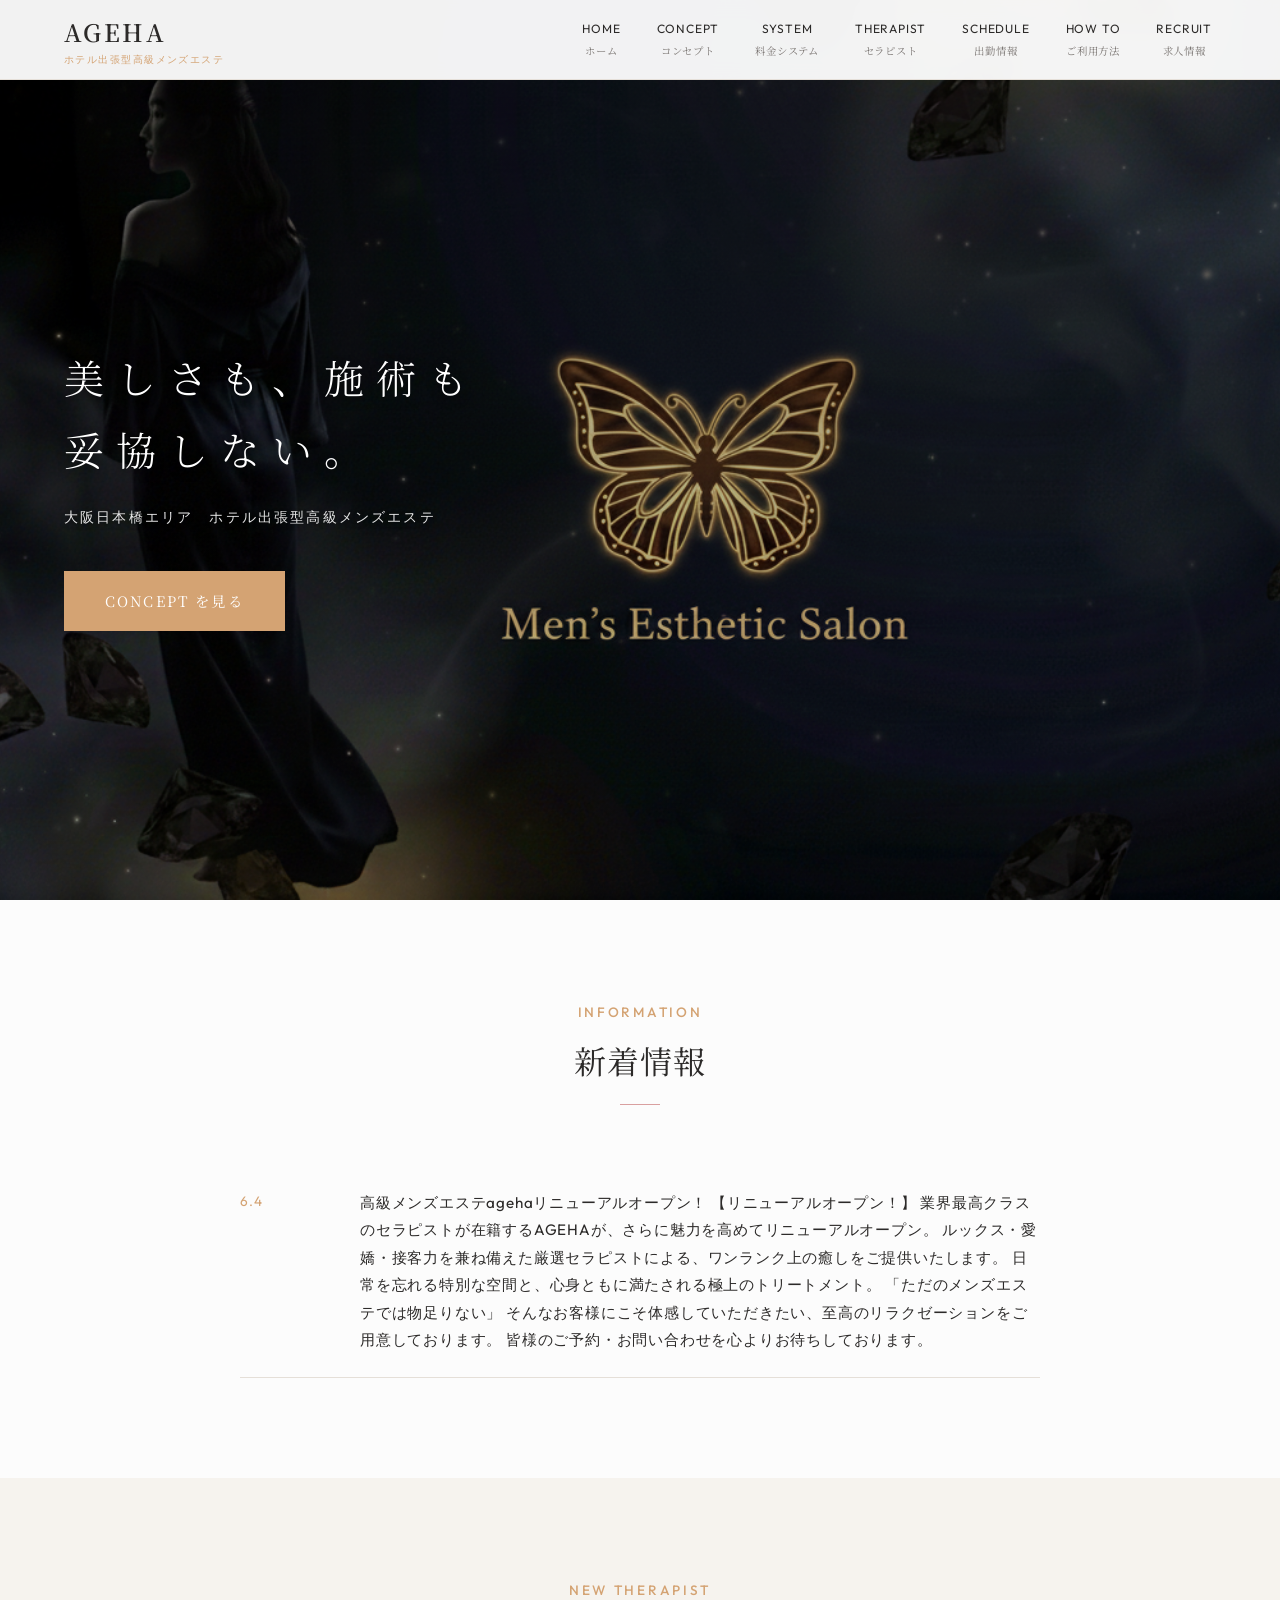
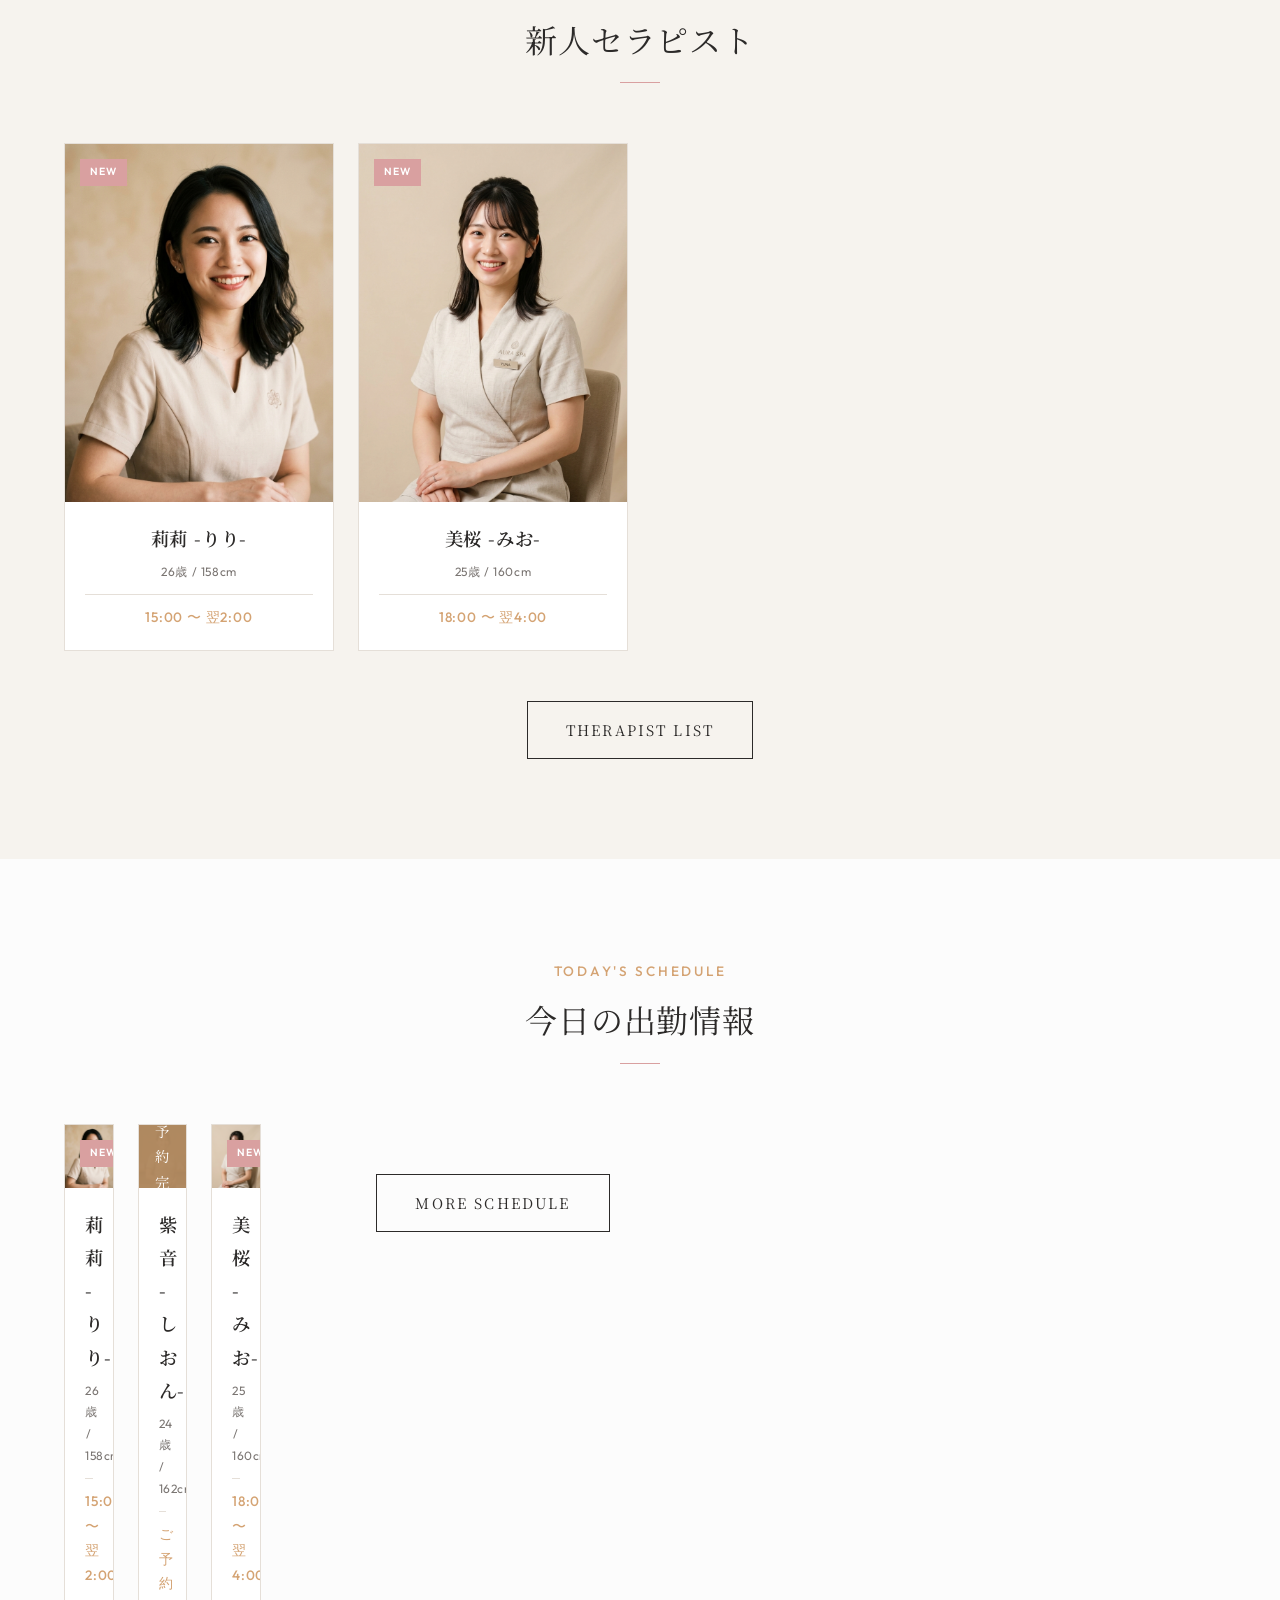
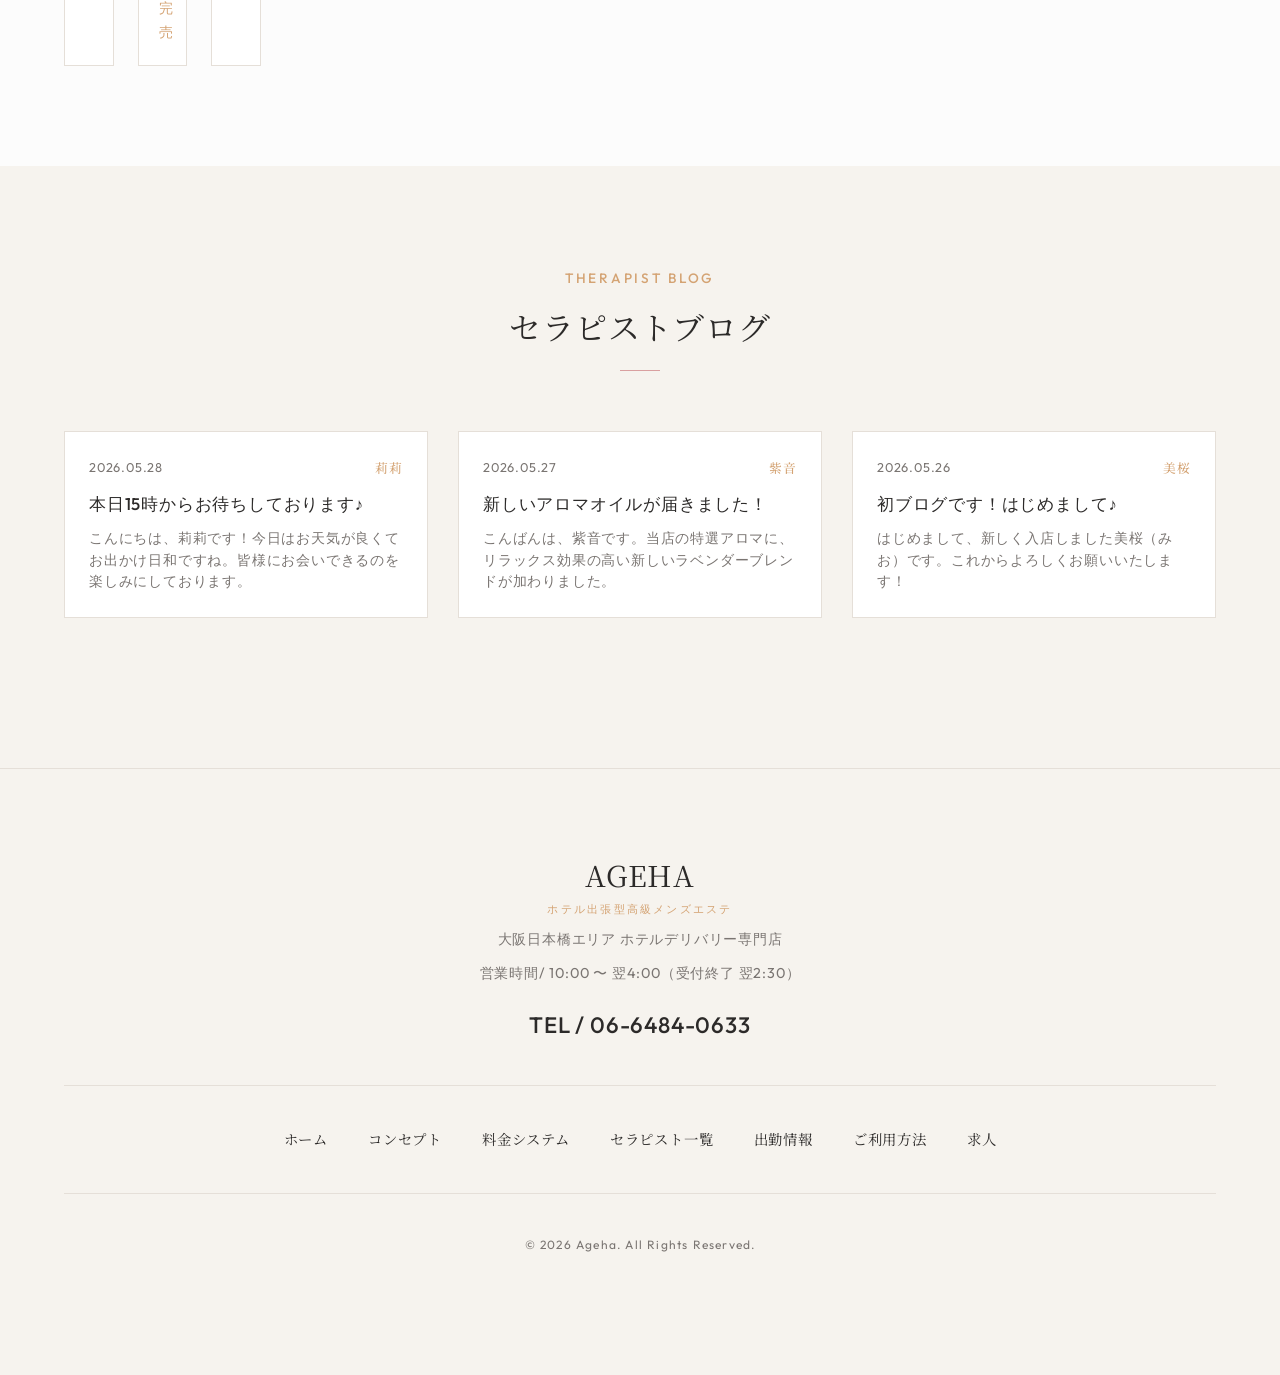
<file: index.html>
<!DOCTYPE html>
<html lang="ja">
<head>
    <meta charset="UTF-8">
    <meta name="viewport" content="width=device-width, initial-scale=1.0">
    <title>Ageha（アゲハ） | 大阪日本橋のホテル出張型高級メンズエステ</title>
    <meta name="description" content="大阪日本橋エリアに派遣可能な高級出張型メンズエステAgeha（アゲハ）。厳選されたセラピストが最上級のプライベート空間で極上のアロマオイルトリートメントを提供いたします。">
    
    <!-- スタイルシートの読み込み -->
    <link rel="stylesheet" href="css/common.css">
    <link rel="stylesheet" href="css/pages.css">
</head>
<body>

    <!-- ヘッダー -->
    <header class="header" id="header">
        <div class="container header-container">
            <div class="logo">
                <a href="index.html">
                    AGEHA
                    <span>ホテル出張型高級メンズエステ</span>
                </a>
            </div>
            
            <nav class="nav-menu" id="nav-menu">
                <div class="nav-item">
                    <a href="index.html" class="nav-link">
                        Home
                        <span class="ja">ホーム</span>
                    </a>
                </div>
                <div class="nav-item">
                    <a href="concept.html" class="nav-link">
                        Concept
                        <span class="ja">コンセプト</span>
                    </a>
                </div>
                <div class="nav-item">
                    <a href="system.html" class="nav-link">
                        System
                        <span class="ja">料金システム</span>
                    </a>
                </div>
                <div class="nav-item">
                    <a href="therapist.html" class="nav-link">
                        Therapist
                        <span class="ja">セラピスト</span>
                    </a>
                </div>
                <div class="nav-item">
                    <a href="schedule.html" class="nav-link">
                        Schedule
                        <span class="ja">出勤情報</span>
                    </a>
                </div>
                <div class="nav-item">
                    <a href="howto.html" class="nav-link">
                        How to
                        <span class="ja">ご利用方法</span>
                    </a>
                </div>
                <div class="nav-item">
                    <a href="recruit.html" class="nav-link">
                        Recruit
                        <span class="ja">求人情報</span>
                    </a>
                </div>
            </nav>

            <button class="hamburger" id="hamburger" aria-label="メニューを開く">
                <span></span>
                <span></span>
                <span></span>
            </button>
        </div>
    </header>

    <!-- ヒーローセクション -->
    <section class="hero">
        <div class="container hero-content">
            <div class="hero-title-container">
                <h2 class="hero-catch">
                    <span>美しさも、施術も</span>
                    <span>妥協しない。</span>
                </h2>
                <p class="hero-sub">大阪日本橋エリア　ホテル出張型高級メンズエステ</p>
                <div>
                    <a href="concept.html" class="btn-gold">CONCEPT を見る</a>
                </div>
            </div>
        </div>
    </section>

    <!-- ニュースセクション -->
    <section class="section news">
        <div class="container">
            <div class="section-title">
                <span class="en">Information</span>
                <h2 class="ja">新着情報</h2>
            </div>
            
            <div class="news-list" id="news-list">
                <!-- JSで動的に追加されます -->
            </div>
        </div>
    </section>

    <!-- 新人セラピストセクション -->
    <section class="section new-therapists" style="background-color: var(--bg-secondary);">
        <div class="container">
            <div class="section-title">
                <span class="en">New Therapist</span>
                <h2 class="ja">新人セラピスト</h2>
            </div>
            
            <div class="new-therapist-grid" id="new-therapist-list">
                <!-- JSで動的に追加されます -->
            </div>
            
            <div style="text-align: center;">
                <a href="therapist.html" class="btn-outline">THERAPIST LIST</a>
            </div>
        </div>
    </section>

    <!-- 本日の出勤スケジュール -->
    <section class="section today-schedule">
        <div class="container">
            <div class="section-title">
                <span class="en">Today's Schedule</span>
                <h2 class="ja">今日の出勤情報</h2>
            </div>
            
            <div class="schedule-grid">
            <div class="schedule-grid" id="today-schedule-list">
                <!-- JSで動的に追加されます -->
            </div>
            
            <div style="text-align: center; margin-top: 50px;">
                <a href="schedule.html" class="btn-outline">MORE SCHEDULE</a>
            </div>
        </div>
    </section>

    <!-- ブログセクション -->
    <section class="section therapist-blog" style="background-color: var(--bg-secondary);">
        <div class="container">
            <div class="section-title">
                <span class="en">Therapist Blog</span>
                <h2 class="ja">セラピストブログ</h2>
            </div>
            
            <div class="blog-grid" id="blog-list">
                <!-- JSで動的に追加されます -->
            </div>
        </div>
    </section>

    <!-- フッター -->
    <footer class="footer">
        <div class="container">
            <div class="footer-logo">
                AGEHA
                <span>ホテル出張型高級メンズエステ</span>
            </div>
            <div class="footer-info">
                <p>大阪日本橋エリア ホテルデリバリー専門店</p>
                <p>営業時間/ 10:00 〜 翌4:00（受付終了 翌2:30）</p>
                <a href="tel:0664840633" class="footer-tel">TEL / 06-6484-0633</a>
            </div>
            
            <div class="footer-links">
                <div class="footer-link-item"><a href="index.html">ホーム</a></div>
                <div class="footer-link-item"><a href="concept.html">コンセプト</a></div>
                <div class="footer-link-item"><a href="system.html">料金システム</a></div>
                <div class="footer-link-item"><a href="therapist.html">セラピスト一覧</a></div>
                <div class="footer-link-item"><a href="schedule.html">出勤情報</a></div>
                <div class="footer-link-item"><a href="howto.html">ご利用方法</a></div>
                <div class="footer-link-item"><a href="recruit.html">求人</a></div>
            </div>
            
            <div class="footer-copyright">
                &copy; 2026 Ageha. All Rights Reserved.
            </div>
        </div>
    </footer>

    <!-- ページトップ戻るボタン -->
    <div class="page-top" id="page-top">
        <svg viewBox="0 0 24 24"><path d="M7.41 15.41L12 10.83l4.59 4.58L18 14l-6-6-6 6z"/></svg>
    </div>

    <!-- スマホ用コンバージョン固定バー -->
    <div class="conversion-bar">
        <a href="tel:0664840633" class="conversion-btn tel">
            <svg viewBox="0 0 24 24"><path d="M20.01 15.38c-1.23 0-2.42-.2-3.53-.56-.35-.12-.74-.03-1.01.24l-2.23 2.23c-2.82-1.44-5.17-3.79-6.61-6.62l2.24-2.23c.27-.27.35-.66.24-1.01-.36-1.11-.56-2.3-.56-3.53 0-.55-.45-1-1-1H4.03c-.55 0-1 .45-1 1C3.03 14.59 13.41 24.97 22.01 24.97c.55 0 1-.45 1-1v-7.59c0-.55-.45-1-1-1z"/></svg>
            電話予約
        </a>
        <a href="#" class="conversion-btn line">
            <!-- LINE アイコン風の簡易 SVG -->
            <svg viewBox="0 0 24 24"><path d="M12 2C6.48 2 2 5.58 2 10c0 2.9 1.88 5.47 4.78 6.78-.17.58-.63 2.1-.72 2.4-.1.35.04.35.3.2.22-.13 3.52-2.38 4.93-3.34h.71c5.52 0 10-3.58 10-8s-4.48-8-10-8z"/></svg>
            LINE予約
        </a>
        <a href="mailto:info@ageha-nihonbashi.com" class="conversion-btn email">
            <svg viewBox="0 0 24 24"><path d="M20 4H4c-1.1 0-1.99.9-1.99 2L2 18c0 1.1.9 2 2 2h16c1.1 0 2-.9 2-2V6c0-1.1-.9-2-2-2zm0 4l-8 5-8-5V6l8 5 8-5v2z"/></svg>
            メール予約
        </a>
    </div>

    <!-- JavaScript の読み込み -->
    <script src="js/data-loader.js"></script>
    <script src="js/main.js"></script>
    
    <!-- Netlify Identity (ログイン完了後の自動リダイレクト制御) -->
    <script src="https://identity.netlify.com/v1/netlify-identity-widget.js"></script>
    <script>
      if (window.netlifyIdentity) {
        window.netlifyIdentity.on("init", user => {
          if (!user) {
            window.netlifyIdentity.on("login", () => {
              document.location.href = "/admin/";
            });
          }
        });
      }
    </script>
</body>
</html>
</file>
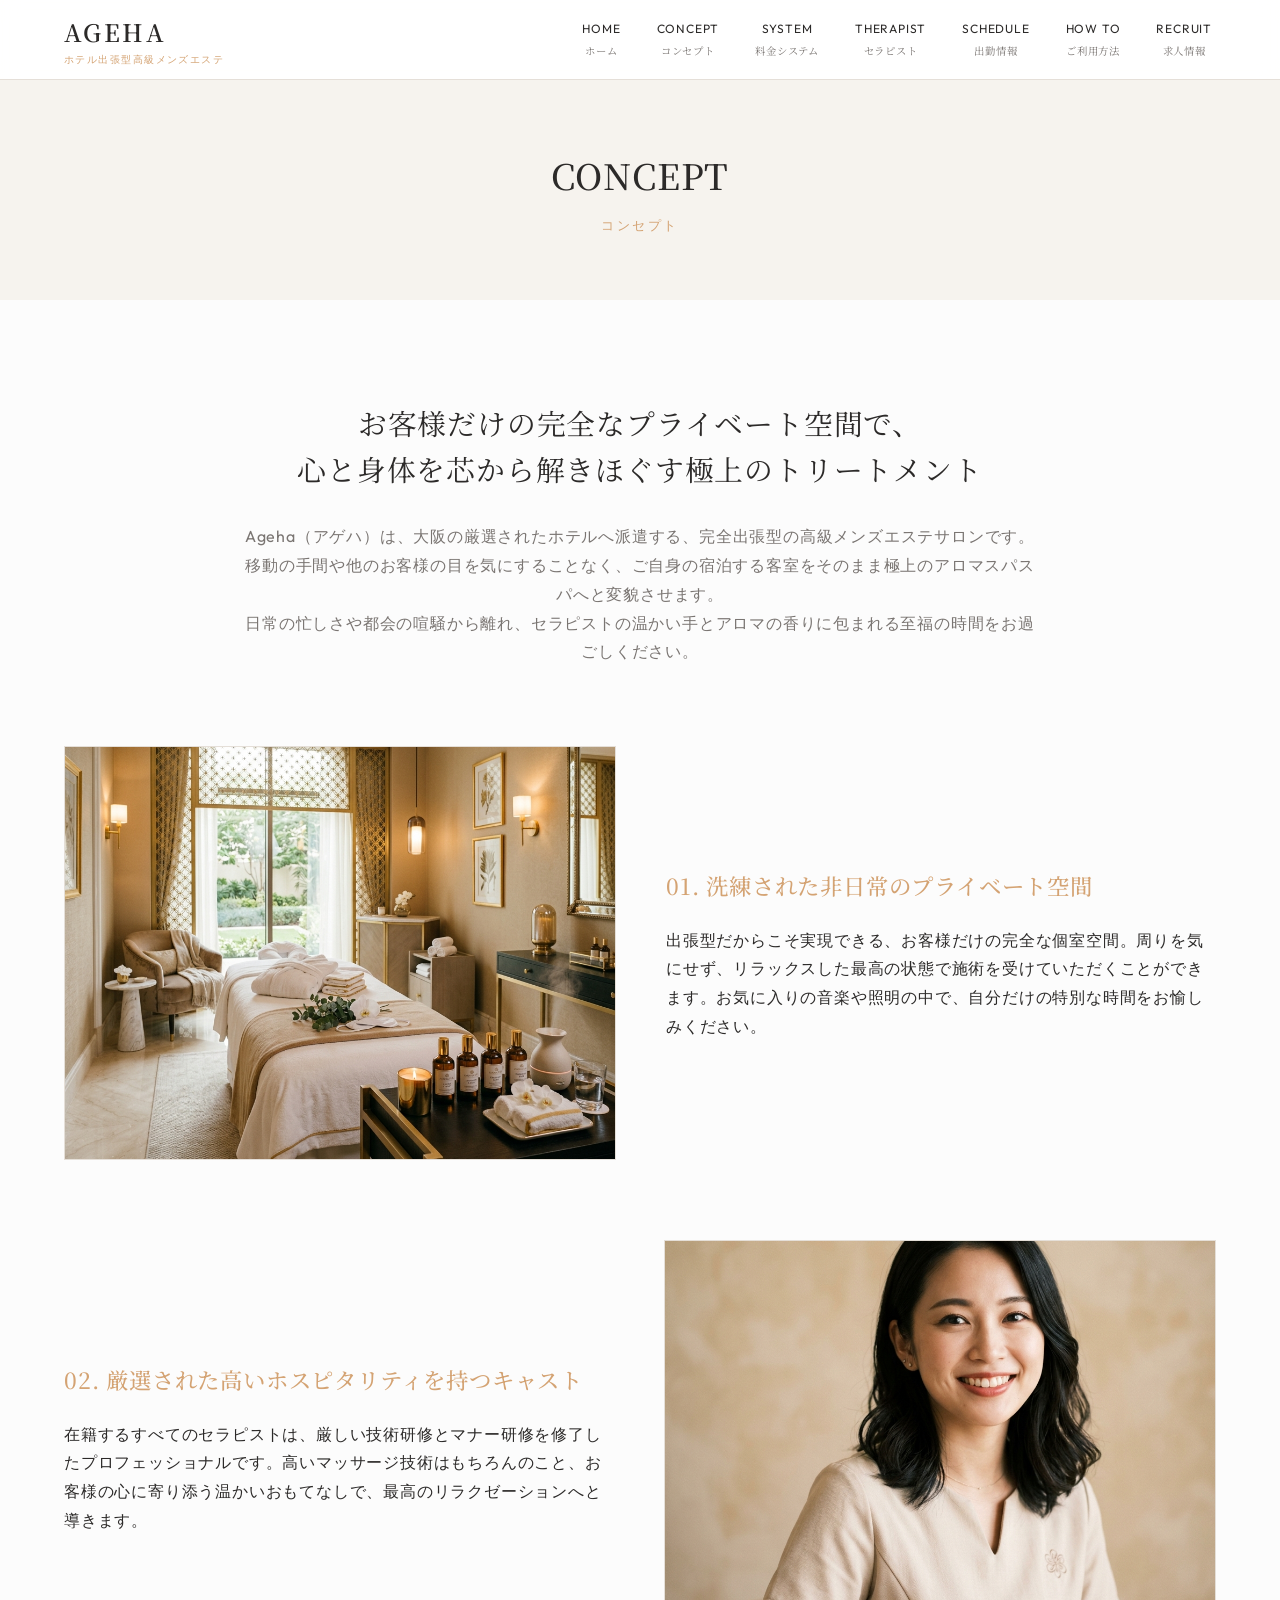
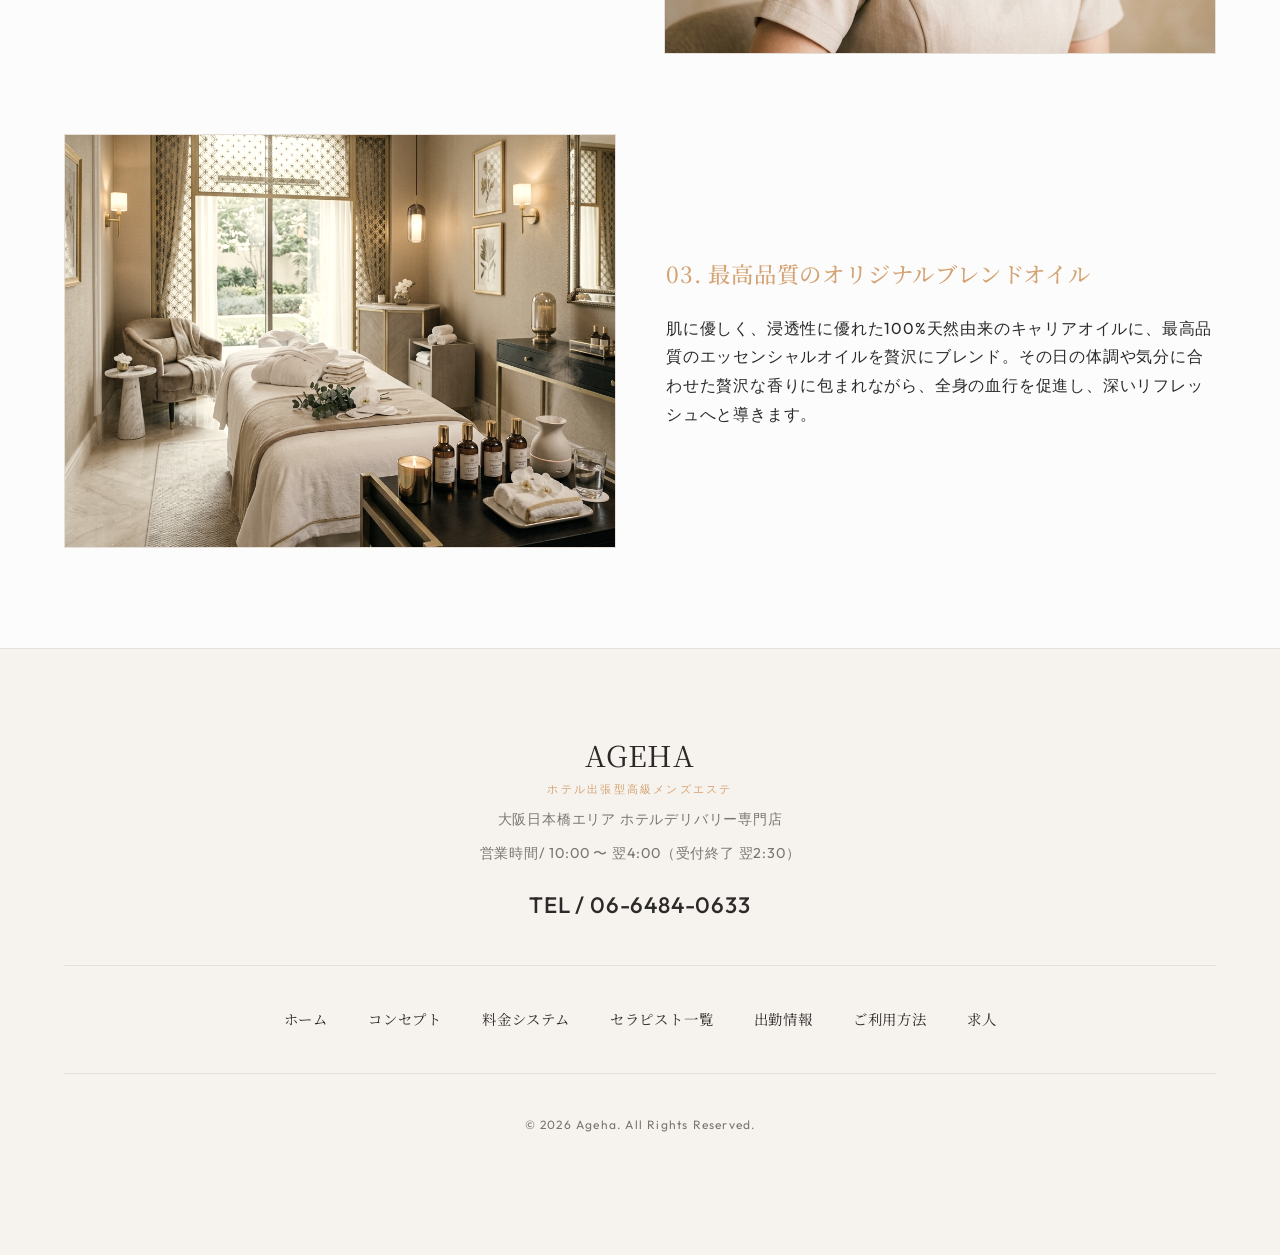
<file: concept.html>
<!DOCTYPE html>
<html lang="ja">
<head>
    <meta charset="UTF-8">
    <meta name="viewport" content="width=device-width, initial-scale=1.0">
    <title>CONCEPT（コンセプト） | Ageha（アゲハ）</title>
    <meta name="description" content="Ageha（アゲハ）のコンセプトページ。私たちは最高品質のトリートメントと心温まるおもてなしで、お客様だけの極上のリラクゼーションをお約束します。">
    
    <!-- スタイルシートの読み込み -->
    <link rel="stylesheet" href="css/common.css">
    <link rel="stylesheet" href="css/pages.css">
</head>
<body>

    <!-- ヘッダー -->
    <header class="header" id="header">
        <div class="container header-container">
            <div class="logo">
                <a href="index.html">
                    AGEHA
                    <span>ホテル出張型高級メンズエステ</span>
                </a>
            </div>
            
            <nav class="nav-menu" id="nav-menu">
                <div class="nav-item"><a href="index.html" class="nav-link">Home<span class="ja">ホーム</span></a></div>
                <div class="nav-item"><a href="concept.html" class="nav-link">Concept<span class="ja">コンセプト</span></a></div>
                <div class="nav-item"><a href="system.html" class="nav-link">System<span class="ja">料金システム</span></a></div>
                <div class="nav-item"><a href="therapist.html" class="nav-link">Therapist<span class="ja">セラピスト</span></a></div>
                <div class="nav-item"><a href="schedule.html" class="nav-link">Schedule<span class="ja">出勤情報</span></a></div>
                <div class="nav-item"><a href="howto.html" class="nav-link">How to<span class="ja">ご利用方法</span></a></div>
                <div class="nav-item"><a href="recruit.html" class="nav-link">Recruit<span class="ja">求人情報</span></a></div>
            </nav>

            <button class="hamburger" id="hamburger" aria-label="メニューを開く">
                <span></span>
                <span></span>
                <span></span>
            </button>
        </div>
    </header>

    <!-- サブページヒーロー -->
    <section class="subpage-hero">
        <div>
            <h1>CONCEPT</h1>
            <p>コンセプト</p>
        </div>
    </section>

    <!-- メインコンテンツ -->
    <section class="section concept-content">
        <div class="container">
            <div class="concept-intro">
                <h2>お客様だけの完全なプライベート空間で、<br>心と身体を芯から解きほぐす極上のトリートメント</h2>
                <p>
                    Ageha（アゲハ）は、大阪の厳選されたホテルへ派遣する、完全出張型の高級メンズエステサロンです。<br>
                    移動の手間や他のお客様の目を気にすることなく、ご自身の宿泊する客室をそのまま極上のアロマスパスパへと変貌させます。<br>
                    日常の忙しさや都会の喧騒から離れ、セラピストの温かい手とアロマの香りに包まれる至福の時間をお過ごしください。
                </p>
            </div>

            <div class="concept-blocks">
                <!-- ブロック1 -->
                <div class="concept-block">
                    <div class="concept-block-img">
                        <img src="assets/hero_bg.png" alt="完全個室空間">
                    </div>
                    <div class="concept-block-text">
                        <h3>01. 洗練された非日常のプライベート空間</h3>
                        <p>
                            出張型だからこそ実現できる、お客様だけの完全な個室空間。周りを気にせず、リラックスした最高の状態で施術を受けていただくことができます。お気に入りの音楽や照明の中で、自分だけの特別な時間をお愉しみください。
                        </p>
                    </div>
                </div>

                <!-- ブロック2 -->
                <div class="concept-block">
                    <div class="concept-block-img">
                        <img src="assets/therapist_riri.png" alt="厳選されたセラピスト">
                    </div>
                    <div class="concept-block-text">
                        <h3>02. 厳選された高いホスピタリティを持つキャスト</h3>
                        <p>
                            在籍するすべてのセラピストは、厳しい技術研修とマナー研修を修了したプロフェッショナルです。高いマッサージ技術はもちろんのこと、お客様の心に寄り添う温かいおもてなしで、最高のリラクゼーションへと導きます。
                        </p>
                    </div>
                </div>

                <!-- ブロック3 -->
                <div class="concept-block">
                    <div class="concept-block-img">
                        <img src="assets/hero_bg.png" alt="特製アロマオイル" style="filter: saturate(0.7) sepia(0.2);">
                    </div>
                    <div class="concept-block-text">
                        <h3>03. 最高品質のオリジナルブレンドオイル</h3>
                        <p>
                            肌に優しく、浸透性に優れた100%天然由来のキャリアオイルに、最高品質のエッセンシャルオイルを贅沢にブレンド。その日の体調や気分に合わせた贅沢な香りに包まれながら、全身の血行を促進し、深いリフレッシュへと導きます。
                        </p>
                    </div>
                </div>
            </div>
        </div>
    </section>

    <!-- フッター -->
    <footer class="footer">
        <div class="container">
            <div class="footer-logo">
                AGEHA
                <span>ホテル出張型高級メンズエステ</span>
            </div>
            <div class="footer-info">
                <p>大阪日本橋エリア ホテルデリバリー専門店</p>
                <p>営業時間/ 10:00 〜 翌4:00（受付終了 翌2:30）</p>
                <a href="tel:0664840633" class="footer-tel">TEL / 06-6484-0633</a>
            </div>
            
            <div class="footer-links">
                <div class="footer-link-item"><a href="index.html">ホーム</a></div>
                <div class="footer-link-item"><a href="concept.html">コンセプト</a></div>
                <div class="footer-link-item"><a href="system.html">料金システム</a></div>
                <div class="footer-link-item"><a href="therapist.html">セラピスト一覧</a></div>
                <div class="footer-link-item"><a href="schedule.html">出勤情報</a></div>
                <div class="footer-link-item"><a href="howto.html">ご利用方法</a></div>
                <div class="footer-link-item"><a href="recruit.html">求人</a></div>
            </div>
            
            <div class="footer-copyright">
                &copy; 2026 Ageha. All Rights Reserved.
            </div>
        </div>
    </footer>

    <!-- ページトップ戻るボタン -->
    <div class="page-top" id="page-top">
        <svg viewBox="0 0 24 24"><path d="M7.41 15.41L12 10.83l4.59 4.58L18 14l-6-6-6 6z"/></svg>
    </div>

    <!-- スマホ用コンバージョン固定バー -->
    <div class="conversion-bar">
        <a href="tel:0664840633" class="conversion-btn tel">
            <svg viewBox="0 0 24 24"><path d="M20.01 15.38c-1.23 0-2.42-.2-3.53-.56-.35-.12-.74-.03-1.01.24l-2.23 2.23c-2.82-1.44-5.17-3.79-6.61-6.62l2.24-2.23c.27-.27.35-.66.24-1.01-.36-1.11-.56-2.3-.56-3.53 0-.55-.45-1-1-1H4.03c-.55 0-1 .45-1 1C3.03 14.59 13.41 24.97 22.01 24.97c.55 0 1-.45 1-1v-7.59c0-.55-.45-1-1-1z"/></svg>
            電話予約
        </a>
        <a href="#" class="conversion-btn line">
            <svg viewBox="0 0 24 24"><path d="M12 2C6.48 2 2 5.58 2 10c0 2.9 1.88 5.47 4.78 6.78-.17.58-.63 2.1-.72 2.4-.1.35.04.35.3.2.22-.13 3.52-2.38 4.93-3.34h.71c5.52 0 10-3.58 10-8s-4.48-8-10-8z"/></svg>
            LINE予約
        </a>
        <a href="mailto:info@ageha-nihonbashi.com" class="conversion-btn email">
            <svg viewBox="0 0 24 24"><path d="M20 4H4c-1.1 0-1.99.9-1.99 2L2 18c0 1.1.9 2 2 2h16c1.1 0 2-.9 2-2V6c0-1.1-.9-2-2-2zm0 4l-8 5-8-5V6l8 5 8-5v2z"/></svg>
            メール予約
        </a>
    </div>

    <!-- JavaScript の読み込み -->
    <script src="js/main.js"></script>
</body>
</html>
</file>
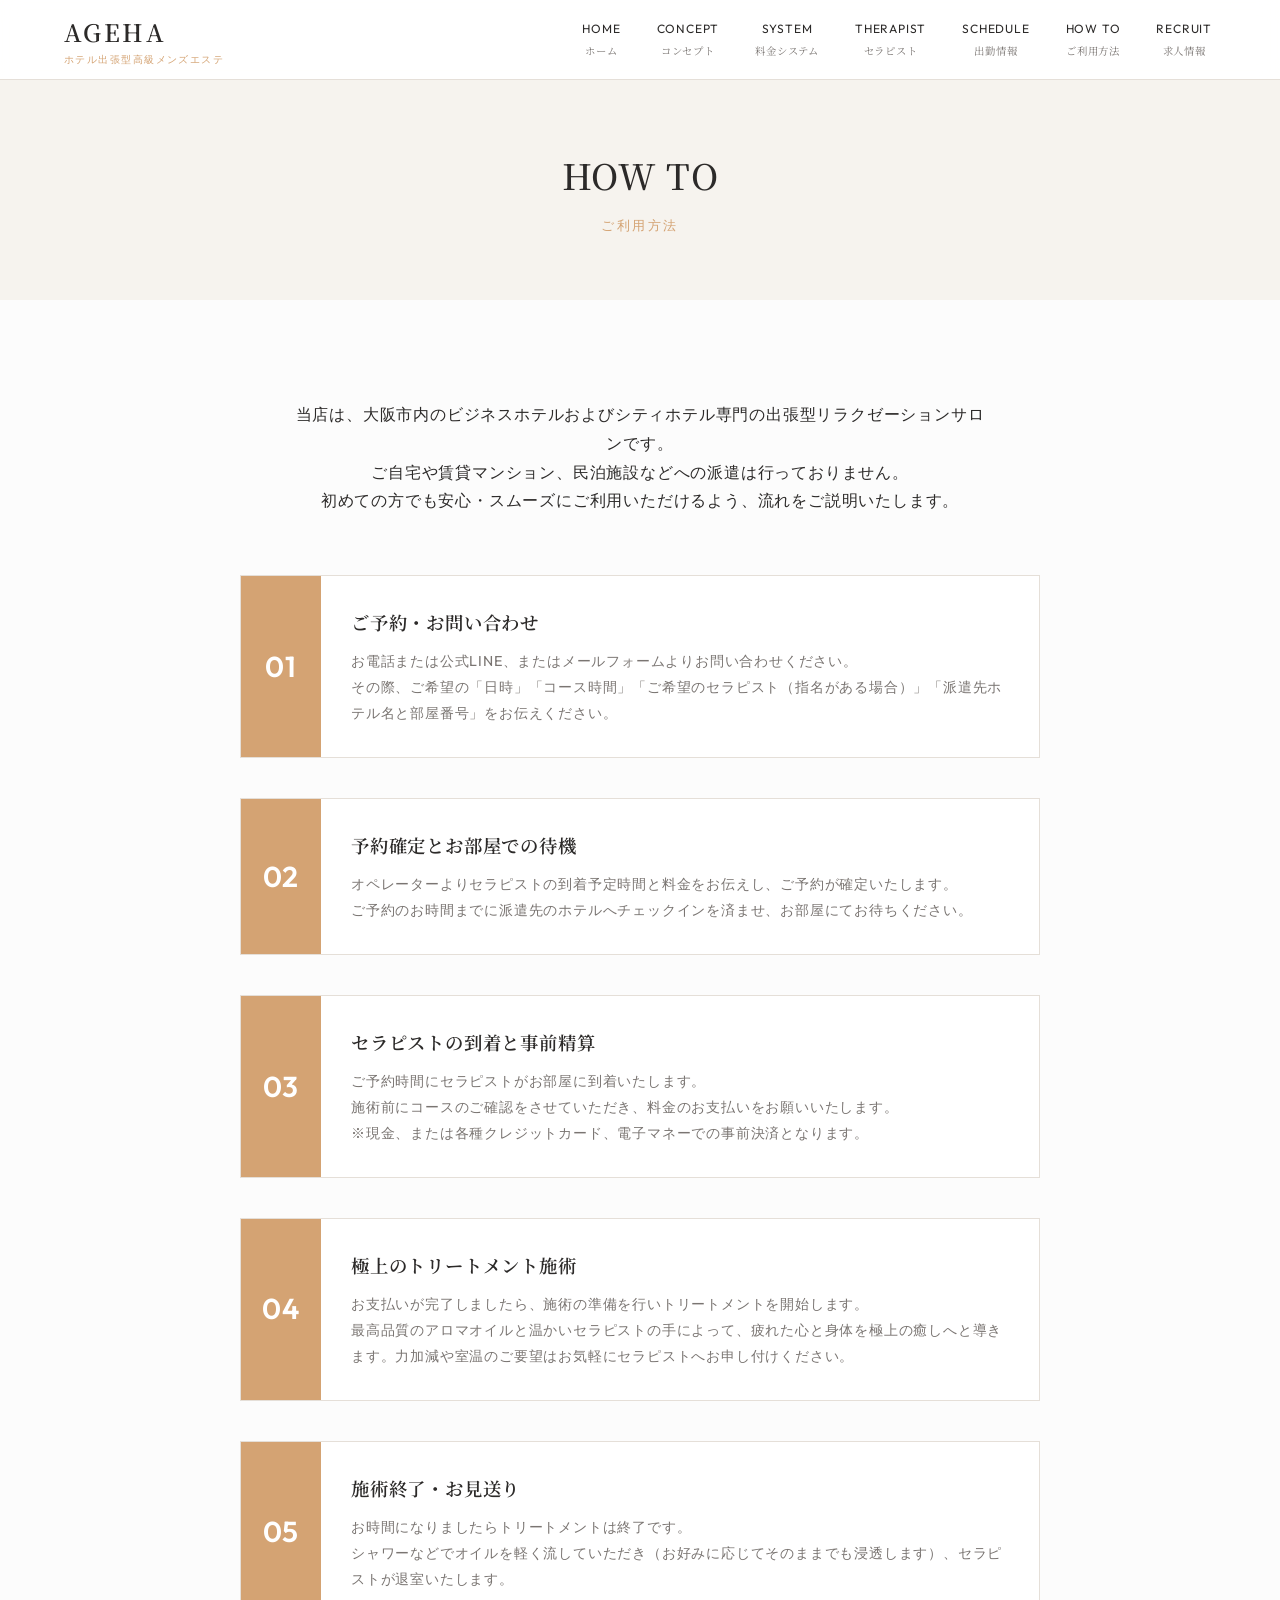
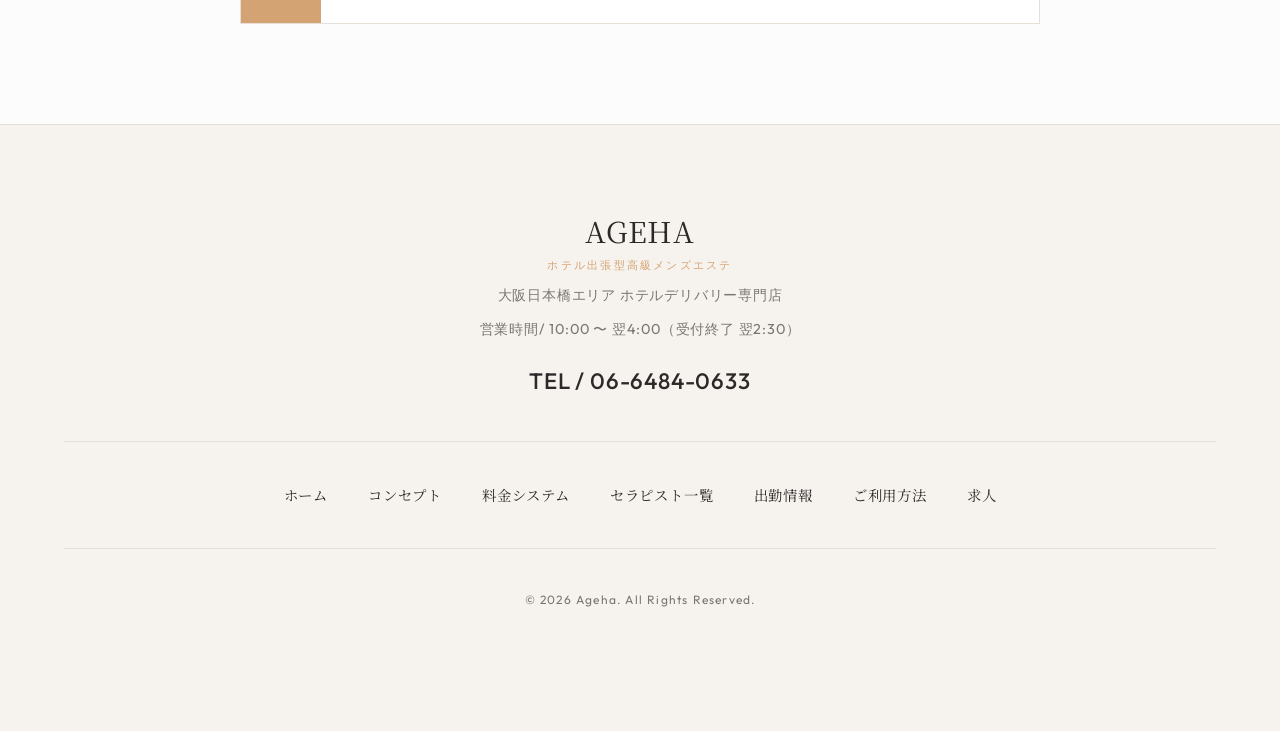
<file: howto.html>
<!DOCTYPE html>
<html lang="ja">
<head>
    <meta charset="UTF-8">
    <meta name="viewport" content="width=device-width, initial-scale=1.0">
    <title>HOW TO（ご利用案内） | Ageha（アゲハ）</title>
    <meta name="description" content="Ageha（アゲハ）のご利用方法。初めてのお客様でも分かりやすいよう、ご予約からセラピストの派遣、施術完了までの流れを丁寧にご説明いたします。">
    
    <!-- スタイルシートの読み込み -->
    <link rel="stylesheet" href="css/common.css">
    <link rel="stylesheet" href="css/pages.css">
</head>
<body>

    <!-- ヘッダー -->
    <header class="header" id="header">
        <div class="container header-container">
            <div class="logo">
                <a href="index.html">
                    AGEHA
                    <span>ホテル出張型高級メンズエステ</span>
                </a>
            </div>
            
            <nav class="nav-menu" id="nav-menu">
                <div class="nav-item"><a href="index.html" class="nav-link">Home<span class="ja">ホーム</span></a></div>
                <div class="nav-item"><a href="concept.html" class="nav-link">Concept<span class="ja">コンセプト</span></a></div>
                <div class="nav-item"><a href="system.html" class="nav-link">System<span class="ja">料金システム</span></a></div>
                <div class="nav-item"><a href="therapist.html" class="nav-link">Therapist<span class="ja">セラピスト</span></a></div>
                <div class="nav-item"><a href="schedule.html" class="nav-link">Schedule<span class="ja">出勤情報</span></a></div>
                <div class="nav-item"><a href="howto.html" class="nav-link">How to<span class="ja">ご利用方法</span></a></div>
                <div class="nav-item"><a href="recruit.html" class="nav-link">Recruit<span class="ja">求人情報</span></a></div>
            </nav>

            <button class="hamburger" id="hamburger" aria-label="メニューを開く">
                <span></span>
                <span></span>
                <span></span>
            </button>
        </div>
    </header>

    <!-- サブページヒーロー -->
    <section class="subpage-hero">
        <div>
            <h1>HOW TO</h1>
            <p>ご利用方法</p>
        </div>
    </section>

    <!-- メインコンテンツ -->
    <section class="section howto-content">
        <div class="container">
            <div class="system-intro">
                <p>
                    当店は、大阪市内のビジネスホテルおよびシティホテル専門の出張型リラクゼーションサロンです。<br>
                    ご自宅や賃貸マンション、民泊施設などへの派遣は行っておりません。<br>
                    初めての方でも安心・スムーズにご利用いただけるよう、流れをご説明いたします。
                </p>
            </div>

            <!-- ステップリスト -->
            <div class="step-list">
                <!-- ステップ1 -->
                <div class="step-card">
                    <div class="step-num">01</div>
                    <div class="step-body">
                        <h3 class="step-title">ご予約・お問い合わせ</h3>
                        <p class="step-text">
                            お電話または公式LINE、またはメールフォームよりお問い合わせください。<br>
                            その際、ご希望の「日時」「コース時間」「ご希望のセラピスト（指名がある場合）」「派遣先ホテル名と部屋番号」をお伝えください。
                        </p>
                    </div>
                </div>

                <!-- ステップ2 -->
                <div class="step-card">
                    <div class="step-num">02</div>
                    <div class="step-body">
                        <h3 class="step-title">予約確定とお部屋での待機</h3>
                        <p class="step-text">
                            オペレーターよりセラピストの到着予定時間と料金をお伝えし、ご予約が確定いたします。<br>
                            ご予約のお時間までに派遣先のホテルへチェックインを済ませ、お部屋にてお待ちください。
                        </p>
                    </div>
                </div>

                <!-- ステップ3 -->
                <div class="step-card">
                    <div class="step-num">03</div>
                    <div class="step-body">
                        <h3 class="step-title">セラピストの到着と事前精算</h3>
                        <p class="step-text">
                            ご予約時間にセラピストがお部屋に到着いたします。<br>
                            施術前にコースのご確認をさせていただき、料金のお支払いをお願いいたします。<br>
                            ※現金、または各種クレジットカード、電子マネーでの事前決済となります。
                        </p>
                    </div>
                </div>

                <!-- ステップ4 -->
                <div class="step-card">
                    <div class="step-num">04</div>
                    <div class="step-body">
                        <h3 class="step-title">極上のトリートメント施術</h3>
                        <p class="step-text">
                            お支払いが完了しましたら、施術の準備を行いトリートメントを開始します。<br>
                            最高品質のアロマオイルと温かいセラピストの手によって、疲れた心と身体を極上の癒しへと導きます。力加減や室温のご要望はお気軽にセラピストへお申し付けください。
                        </p>
                    </div>
                </div>

                <!-- ステップ5 -->
                <div class="step-card">
                    <div class="step-num">05</div>
                    <div class="step-body">
                        <h3 class="step-title">施術終了・お見送り</h3>
                        <p class="step-text">
                            お時間になりましたらトリートメントは終了です。<br>
                            シャワーなどでオイルを軽く流していただき（お好みに応じてそのままでも浸透します）、セラピストが退室いたします。
                        </p>
                    </div>
                </div>
            </div>
        </div>
    </section>

    <!-- フッター -->
    <footer class="footer">
        <div class="container">
            <div class="footer-logo">
                AGEHA
                <span>ホテル出張型高級メンズエステ</span>
            </div>
            <div class="footer-info">
                <p>大阪日本橋エリア ホテルデリバリー専門店</p>
                <p>営業時間/ 10:00 〜 翌4:00（受付終了 翌2:30）</p>
                <a href="tel:0664840633" class="footer-tel">TEL / 06-6484-0633</a>
            </div>
            
            <div class="footer-links">
                <div class="footer-link-item"><a href="index.html">ホーム</a></div>
                <div class="footer-link-item"><a href="concept.html">コンセプト</a></div>
                <div class="footer-link-item"><a href="system.html">料金システム</a></div>
                <div class="footer-link-item"><a href="therapist.html">セラピスト一覧</a></div>
                <div class="footer-link-item"><a href="schedule.html">出勤情報</a></div>
                <div class="footer-link-item"><a href="howto.html">ご利用方法</a></div>
                <div class="footer-link-item"><a href="recruit.html">求人</a></div>
            </div>
            
            <div class="footer-copyright">
                &copy; 2026 Ageha. All Rights Reserved.
            </div>
        </div>
    </footer>

    <!-- ページトップ戻るボタン -->
    <div class="page-top" id="page-top">
        <svg viewBox="0 0 24 24"><path d="M7.41 15.41L12 10.83l4.59 4.58L18 14l-6-6-6 6z"/></svg>
    </div>

    <!-- スマホ用コンバージョン固定バー -->
    <div class="conversion-bar">
        <a href="tel:0664840633" class="conversion-btn tel">
            <svg viewBox="0 0 24 24"><path d="M20.01 15.38c-1.23 0-2.42-.2-3.53-.56-.35-.12-.74-.03-1.01.24l-2.23 2.23c-2.82-1.44-5.17-3.79-6.61-6.62l2.24-2.23c.27-.27.35-.66.24-1.01-.36-1.11-.56-2.3-.56-3.53 0-.55-.45-1-1-1H4.03c-.55 0-1 .45-1 1C3.03 14.59 13.41 24.97 22.01 24.97c.55 0 1-.45 1-1v-7.59c0-.55-.45-1-1-1z"/></svg>
            電話予約
        </a>
        <a href="#" class="conversion-btn line">
            <svg viewBox="0 0 24 24"><path d="M12 2C6.48 2 2 5.58 2 10c0 2.9 1.88 5.47 4.78 6.78-.17.58-.63 2.1-.72 2.4-.1.35.04.35.3.2.22-.13 3.52-2.38 4.93-3.34h.71c5.52 0 10-3.58 10-8s-4.48-8-10-8z"/></svg>
            LINE予約
        </a>
        <a href="mailto:info@ageha-nihonbashi.com" class="conversion-btn email">
            <svg viewBox="0 0 24 24"><path d="M20 4H4c-1.1 0-1.99.9-1.99 2L2 18c0 1.1.9 2 2 2h16c1.1 0 2-.9 2-2V6c0-1.1-.9-2-2-2zm0 4l-8 5-8-5V6l8 5 8-5v2z"/></svg>
            メール予約
        </a>
    </div>

    <!-- JavaScript の読み込み -->
    <script src="js/main.js"></script>
</body>
</html>
</file>
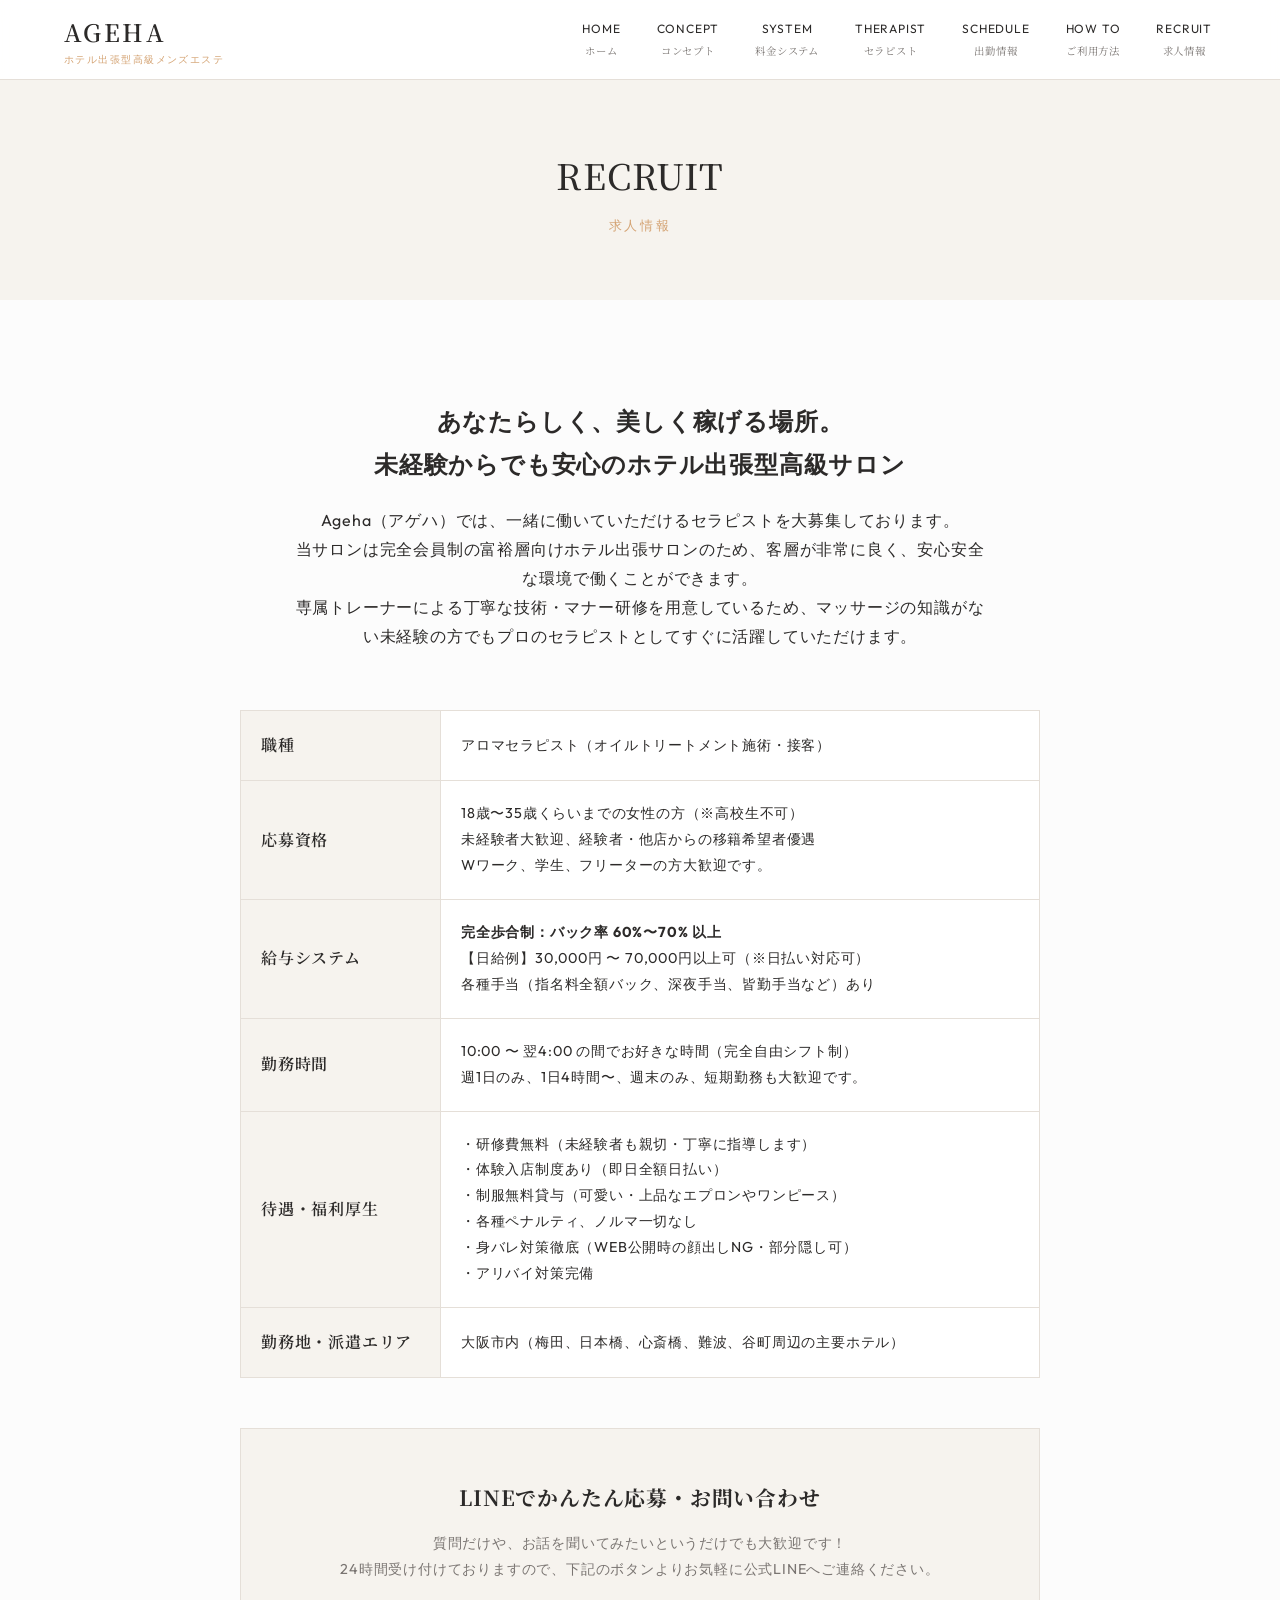
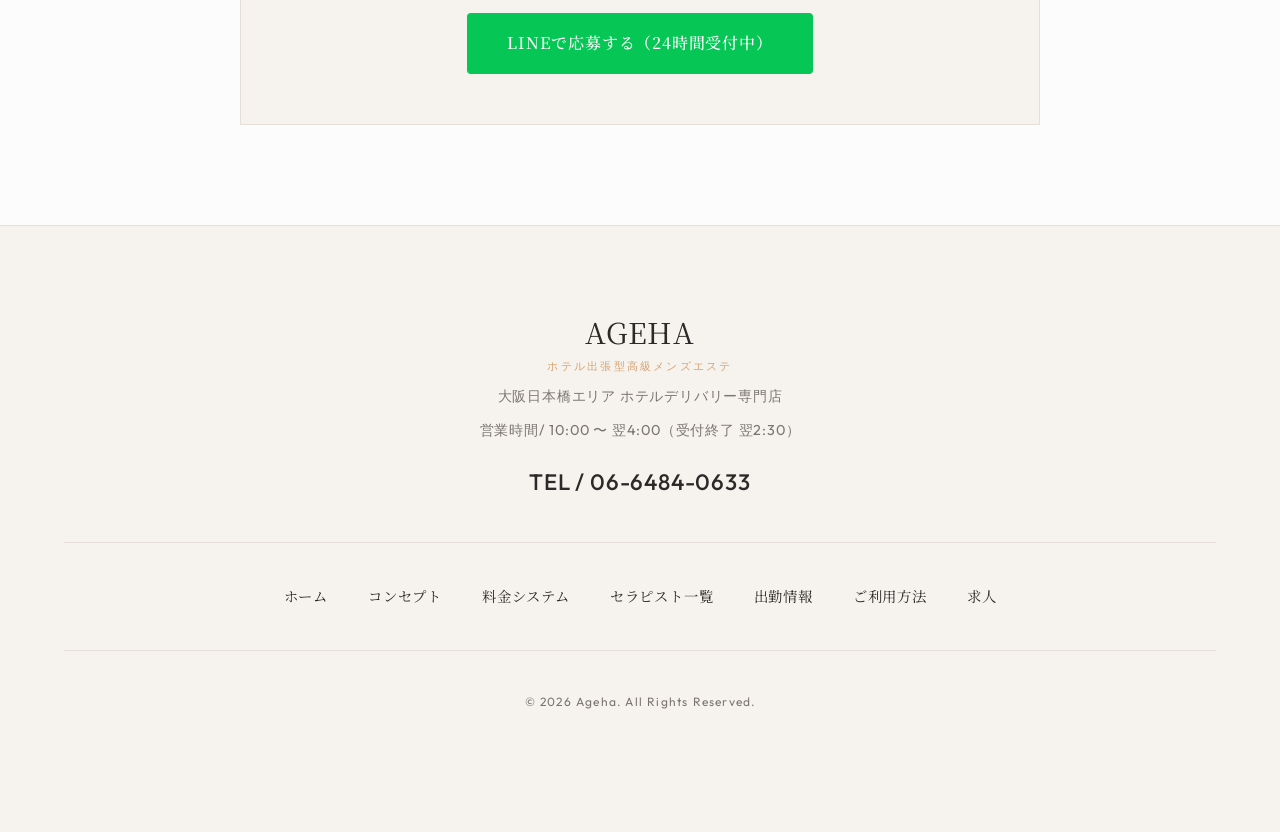
<file: recruit.html>
<!DOCTYPE html>
<html lang="ja">
<head>
    <meta charset="UTF-8">
    <meta name="viewport" content="width=device-width, initial-scale=1.0">
    <title>RECRUIT（求人情報） | Ageha（アゲハ）</title>
    <meta name="description" content="Ageha（アゲハ）のセラピスト求人情報。高額歩合、充実した研修制度、完全自由シフト制で未経験の方でも安心してスタートできる環境を整えております。">
    
    <!-- スタイルシートの読み込み -->
    <link rel="stylesheet" href="css/common.css">
    <link rel="stylesheet" href="css/pages.css">
</head>
<body>

    <!-- ヘッダー -->
    <header class="header" id="header">
        <div class="container header-container">
            <div class="logo">
                <a href="index.html">
                    AGEHA
                    <span>ホテル出張型高級メンズエステ</span>
                </a>
            </div>
            
            <nav class="nav-menu" id="nav-menu">
                <div class="nav-item"><a href="index.html" class="nav-link">Home<span class="ja">ホーム</span></a></div>
                <div class="nav-item"><a href="concept.html" class="nav-link">Concept<span class="ja">コンセプト</span></a></div>
                <div class="nav-item"><a href="system.html" class="nav-link">System<span class="ja">料金システム</span></a></div>
                <div class="nav-item"><a href="therapist.html" class="nav-link">Therapist<span class="ja">セラピスト</span></a></div>
                <div class="nav-item"><a href="schedule.html" class="nav-link">Schedule<span class="ja">出勤情報</span></a></div>
                <div class="nav-item"><a href="howto.html" class="nav-link">How to<span class="ja">ご利用方法</span></a></div>
                <div class="nav-item"><a href="recruit.html" class="nav-link">Recruit<span class="ja">求人情報</span></a></div>
            </nav>

            <button class="hamburger" id="hamburger" aria-label="メニューを開く">
                <span></span>
                <span></span>
                <span></span>
            </button>
        </div>
    </header>

    <!-- サブページヒーロー -->
    <section class="subpage-hero">
        <div>
            <h1>RECRUIT</h1>
            <p>求人情報</p>
        </div>
    </section>

    <!-- メインコンテンツ -->
    <section class="section recruit-content">
        <div class="container">
            <div class="recruit-intro">
                <h2>あなたらしく、美しく稼げる場所。<br>未経験からでも安心のホテル出張型高級サロン</h2>
                <p style="margin-top: 20px;">
                    Ageha（アゲハ）では、一緒に働いていただけるセラピストを大募集しております。<br>
                    当サロンは完全会員制の富裕層向けホテル出張サロンのため、客層が非常に良く、安心安全な環境で働くことができます。<br>
                    専属トレーナーによる丁寧な技術・マナー研修を用意しているため、マッサージの知識がない未経験の方でもプロのセラピストとしてすぐに活躍していただけます。
                </p>
            </div>

            <!-- 募集要項テーブル -->
            <table class="recruit-table">
                <tr>
                    <th>職種</th>
                    <td>アロマセラピスト（オイルトリートメント施術・接客）</td>
                </tr>
                <tr>
                    <th>応募資格</th>
                    <td>
                        18歳〜35歳くらいまでの女性の方（※高校生不可）<br>
                        未経験者大歓迎、経験者・他店からの移籍希望者優遇<br>
                        Wワーク、学生、フリーターの方大歓迎です。
                    </td>
                </tr>
                <tr>
                    <th>給与システム</th>
                    <td>
                        <strong>完全歩合制：バック率 60%〜70% 以上</strong><br>
                        【日給例】30,000円 〜 70,000円以上可（※日払い対応可）<br>
                        各種手当（指名料全額バック、深夜手当、皆勤手当など）あり
                    </td>
                </tr>
                <tr>
                    <th>勤務時間</th>
                    <td>
                        10:00 〜 翌4:00 の間でお好きな時間（完全自由シフト制）<br>
                        週1日のみ、1日4時間〜、週末のみ、短期勤務も大歓迎です。
                    </td>
                </tr>
                <tr>
                    <th>待遇・福利厚生</th>
                    <td>
                        ・研修費無料（未経験者も親切・丁寧に指導します）<br>
                        ・体験入店制度あり（即日全額日払い）<br>
                        ・制服無料貸与（可愛い・上品なエプロンやワンピース）<br>
                        ・各種ペナルティ、ノルマ一切なし<br>
                        ・身バレ対策徹底（WEB公開時の顔出しNG・部分隠し可）<br>
                        ・アリバイ対策完備
                    </td>
                </tr>
                <tr>
                    <th>勤務地・派遣エリア</th>
                    <td>大阪市内（梅田、日本橋、心斎橋、難波、谷町周辺の主要ホテル）</td>
                </tr>
            </table>

            <!-- 応募CTA -->
            <div class="recruit-cta">
                <h3>LINEでかんたん応募・お問い合わせ</h3>
                <p>
                    質問だけや、お話を聞いてみたいというだけでも大歓迎です！<br>
                    24時間受け付けておりますので、下記のボタンよりお気軽に公式LINEへご連絡ください。
                </p>
                <a href="#" class="btn-line-rect">
                    LINEで応募する（24時間受付中）
                </a>
            </div>
        </div>
    </section>

    <!-- フッター -->
    <footer class="footer">
        <div class="container">
            <div class="footer-logo">
                AGEHA
                <span>ホテル出張型高級メンズエステ</span>
            </div>
            <div class="footer-info">
                <p>大阪日本橋エリア ホテルデリバリー専門店</p>
                <p>営業時間/ 10:00 〜 翌4:00（受付終了 翌2:30）</p>
                <a href="tel:0664840633" class="footer-tel">TEL / 06-6484-0633</a>
            </div>
            
            <div class="footer-links">
                <div class="footer-link-item"><a href="index.html">ホーム</a></div>
                <div class="footer-link-item"><a href="concept.html">コンセプト</a></div>
                <div class="footer-link-item"><a href="system.html">料金システム</a></div>
                <div class="footer-link-item"><a href="therapist.html">セラピスト一覧</a></div>
                <div class="footer-link-item"><a href="schedule.html">出勤情報</a></div>
                <div class="footer-link-item"><a href="howto.html">ご利用方法</a></div>
                <div class="footer-link-item"><a href="recruit.html">求人</a></div>
            </div>
            
            <div class="footer-copyright">
                &copy; 2026 Ageha. All Rights Reserved.
            </div>
        </div>
    </footer>

    <!-- ページトップ戻るボタン -->
    <div class="page-top" id="page-top">
        <svg viewBox="0 0 24 24"><path d="M7.41 15.41L12 10.83l4.59 4.58L18 14l-6-6-6 6z"/></svg>
    </div>

    <!-- スマホ用コンバージョン固定バー -->
    <div class="conversion-bar">
        <a href="tel:0664840633" class="conversion-btn tel">
            <svg viewBox="0 0 24 24"><path d="M20.01 15.38c-1.23 0-2.42-.2-3.53-.56-.35-.12-.74-.03-1.01.24l-2.23 2.23c-2.82-1.44-5.17-3.79-6.61-6.62l2.24-2.23c.27-.27.35-.66.24-1.01-.36-1.11-.56-2.3-.56-3.53 0-.55-.45-1-1-1H4.03c-.55 0-1 .45-1 1C3.03 14.59 13.41 24.97 22.01 24.97c.55 0 1-.45 1-1v-7.59c0-.55-.45-1-1-1z"/></svg>
            電話予約
        </a>
        <a href="#" class="conversion-btn line">
            <svg viewBox="0 0 24 24"><path d="M12 2C6.48 2 2 5.58 2 10c0 2.9 1.88 5.47 4.78 6.78-.17.58-.63 2.1-.72 2.4-.1.35.04.35.3.2.22-.13 3.52-2.38 4.93-3.34h.71c5.52 0 10-3.58 10-8s-4.48-8-10-8z"/></svg>
            LINE予約
        </a>
        <a href="mailto:info@ageha-nihonbashi.com" class="conversion-btn email">
            <svg viewBox="0 0 24 24"><path d="M20 4H4c-1.1 0-1.99.9-1.99 2L2 18c0 1.1.9 2 2 2h16c1.1 0 2-.9 2-2V6c0-1.1-.9-2-2-2zm0 4l-8 5-8-5V6l8 5 8-5v2z"/></svg>
            メール予約
        </a>
    </div>

    <!-- JavaScript の読み込み -->
    <script src="js/main.js"></script>
</body>
</html>
</file>
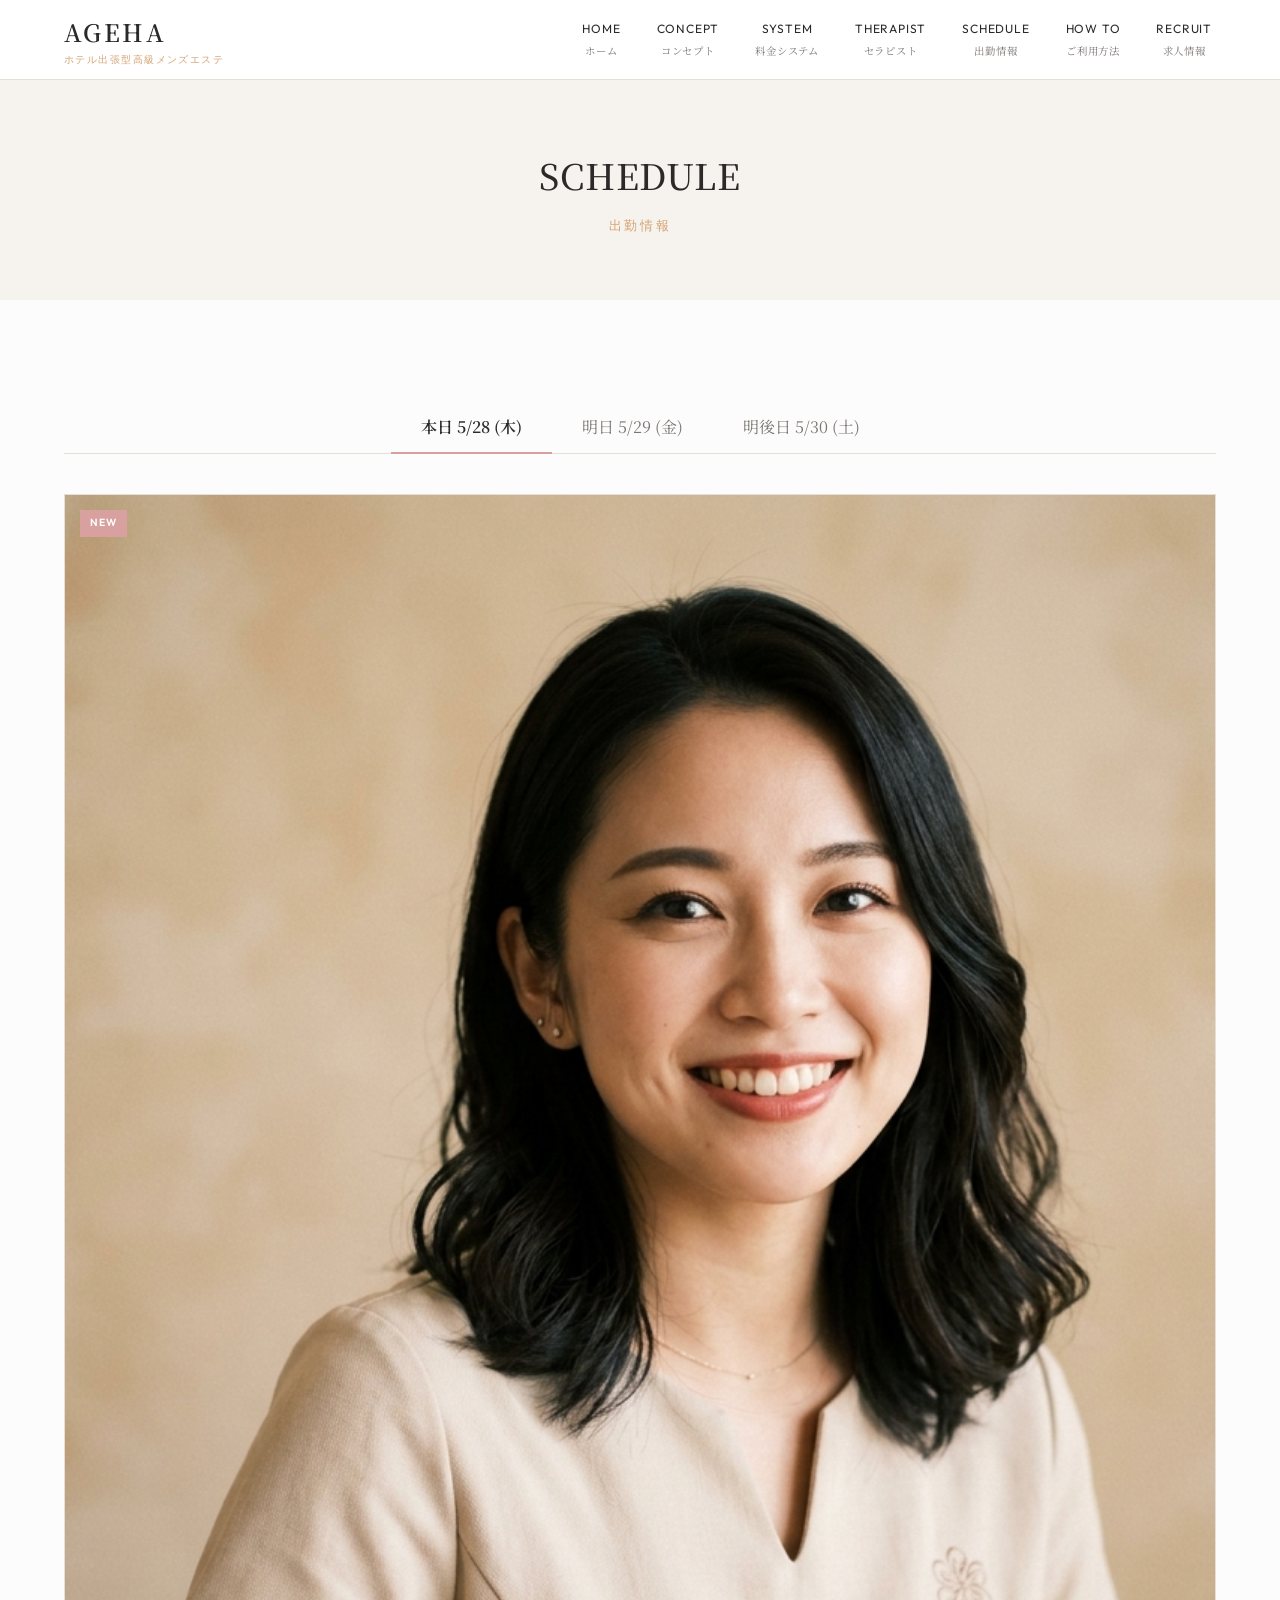
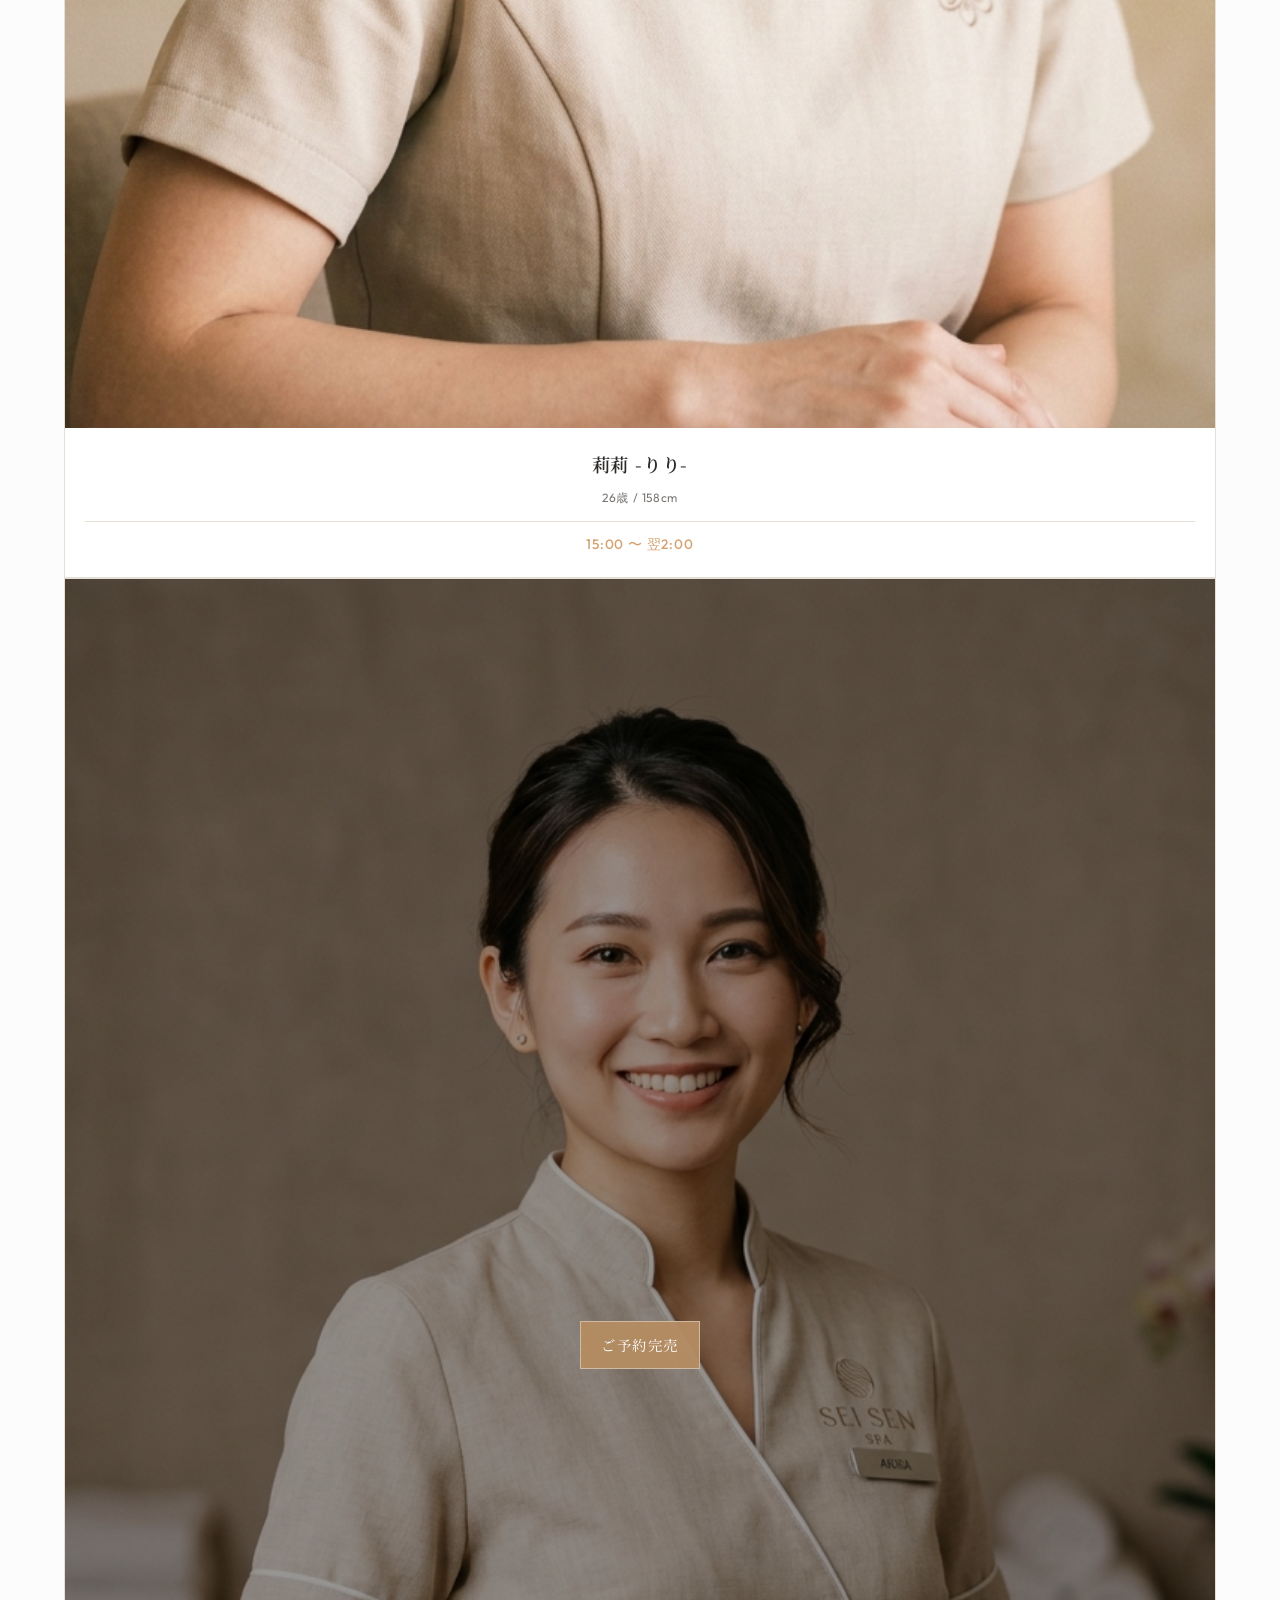
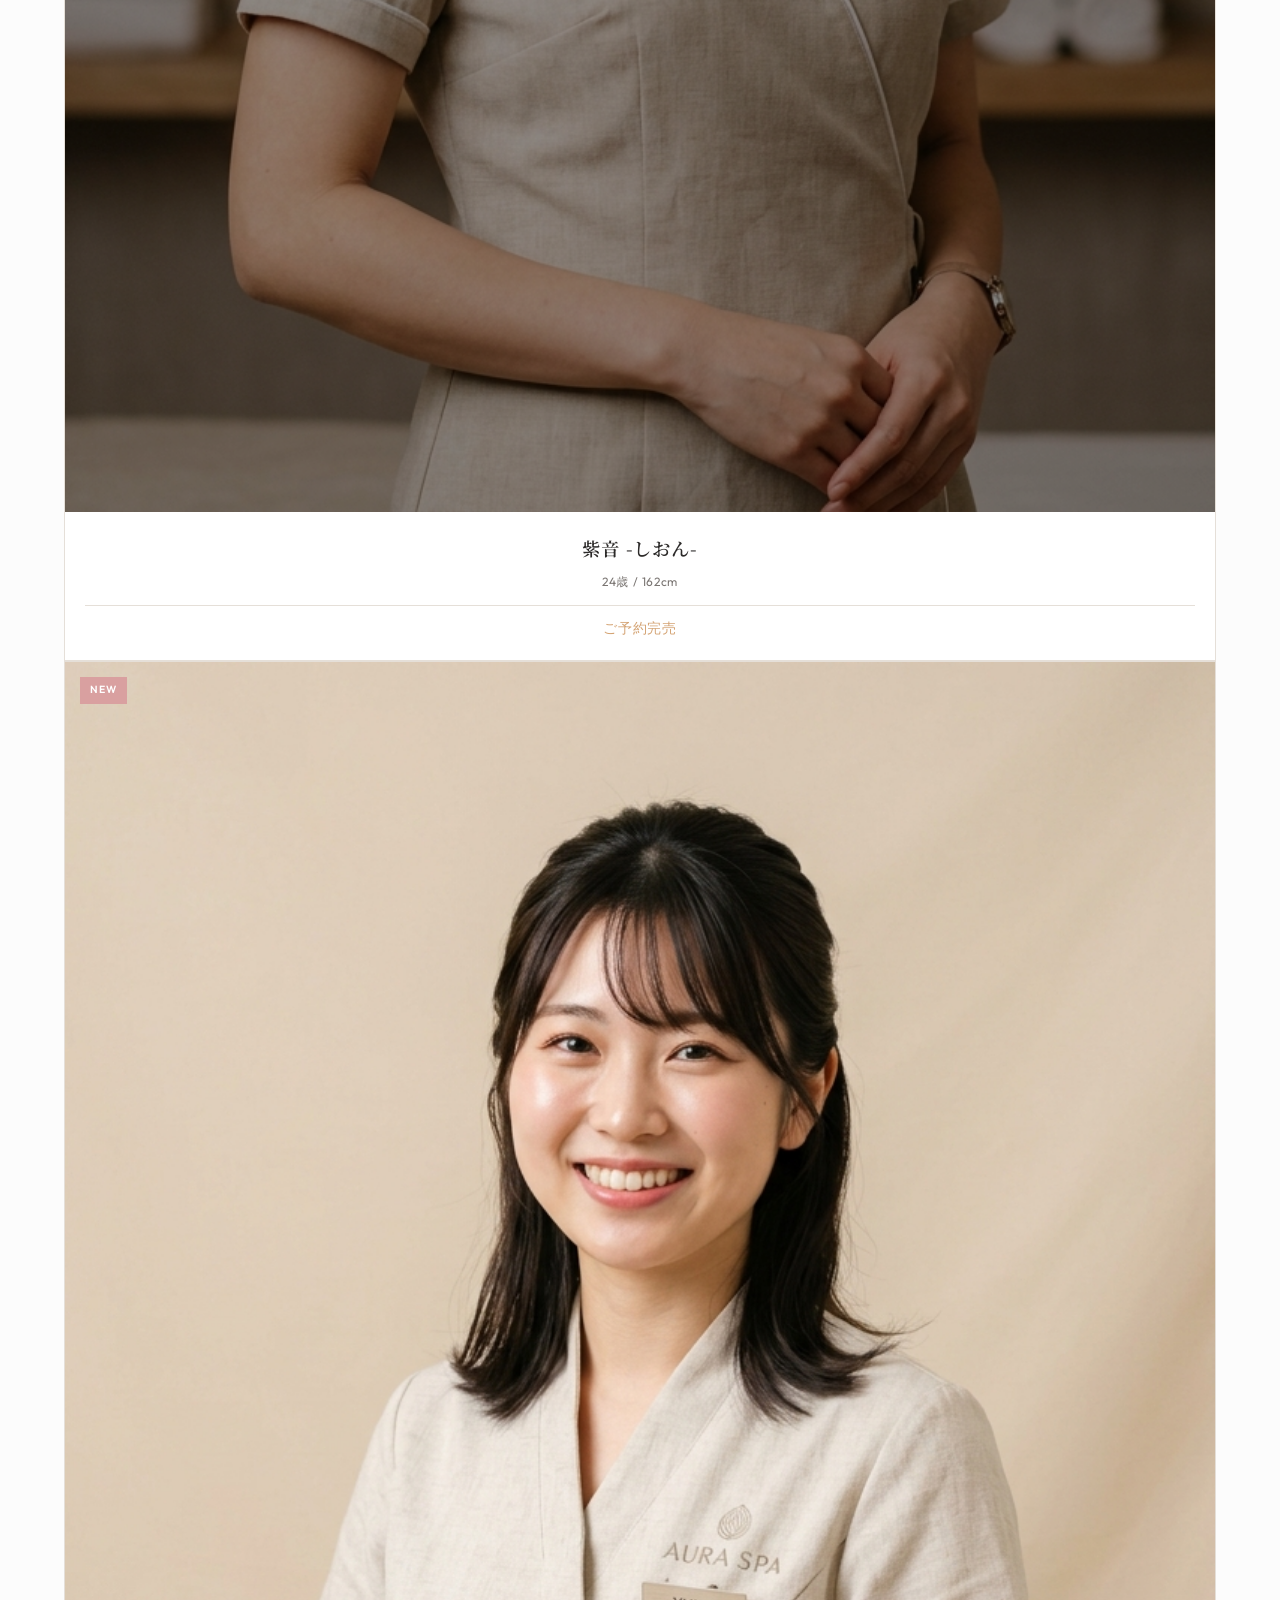
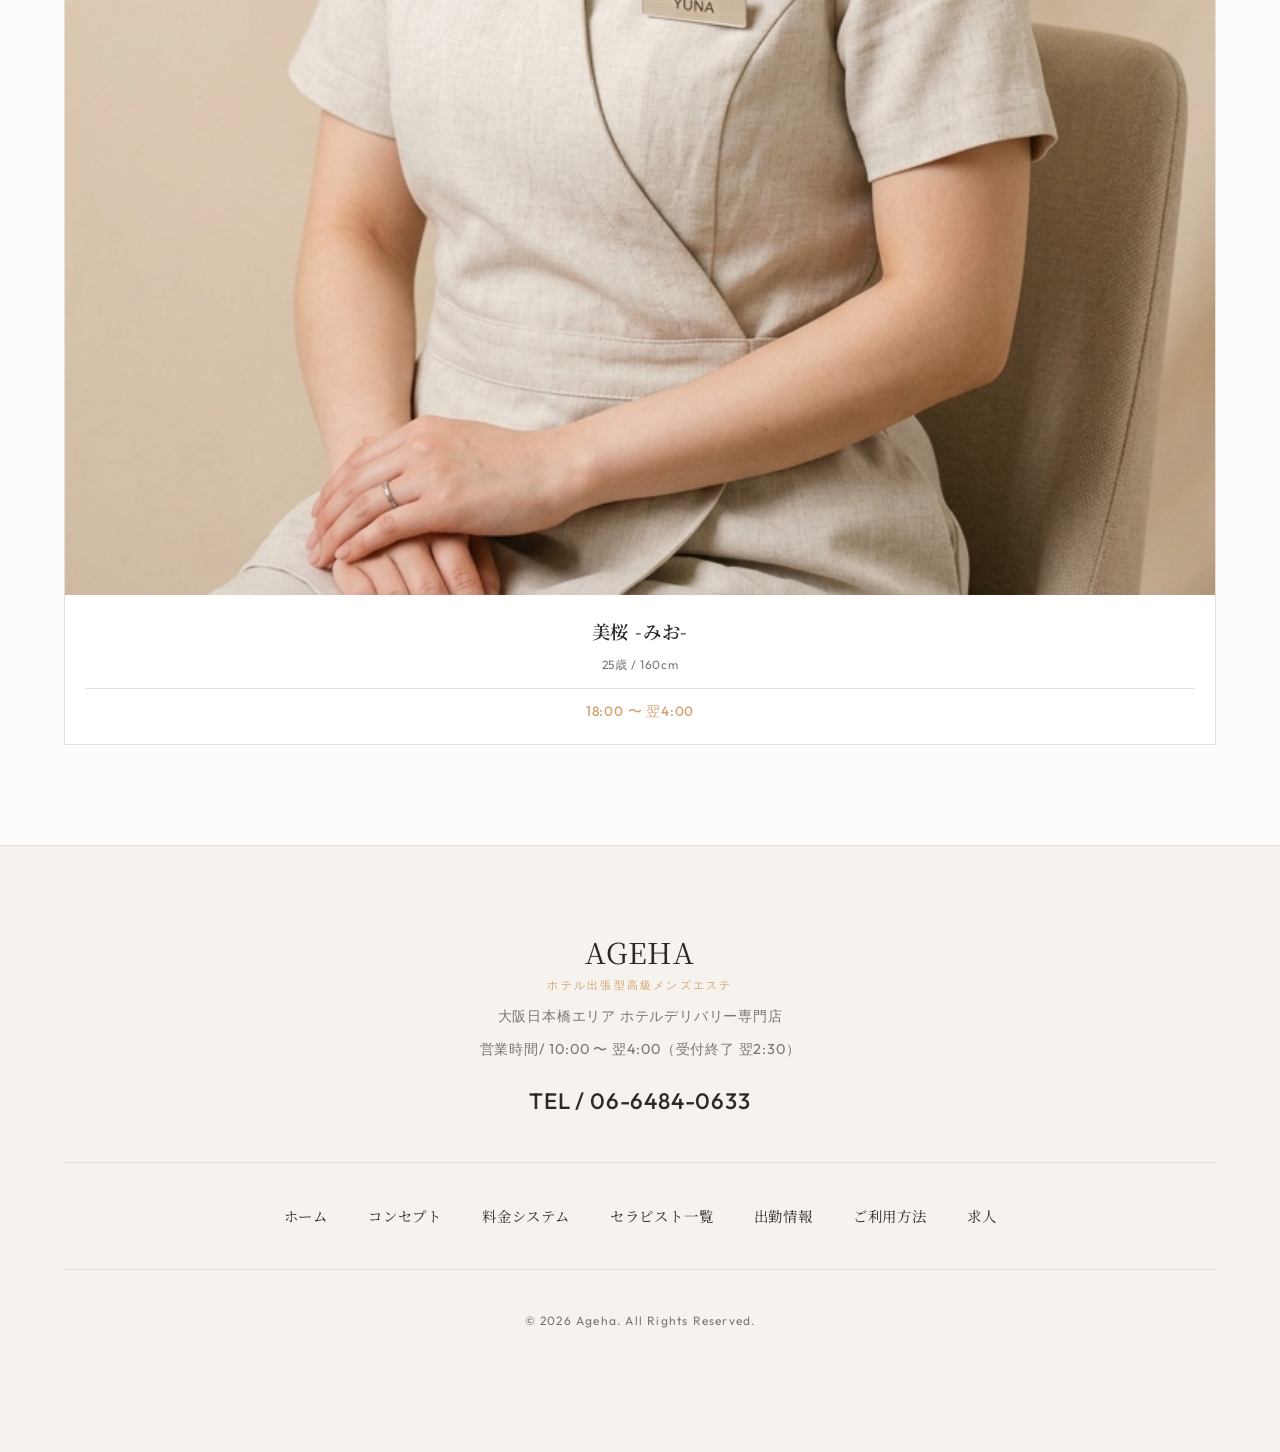
<file: schedule.html>
<!DOCTYPE html>
<html lang="ja">
<head>
    <meta charset="UTF-8">
    <meta name="viewport" content="width=device-width, initial-scale=1.0">
    <title>SCHEDULE（出勤スケジュール） | Ageha（アゲハ）</title>
    <meta name="description" content="Ageha（アゲハ）の出勤スケジュールページ。今日・明日・今後のセラピストの出勤予定をご確認いただけます。人気キャストの予約はお早めにお願いいたします。">
    
    <!-- スタイルシートの読み込み -->
    <link rel="stylesheet" href="css/common.css">
    <link rel="stylesheet" href="css/pages.css">
</head>
<body>

    <!-- ヘッダー -->
    <header class="header" id="header">
        <div class="container header-container">
            <div class="logo">
                <a href="index.html">
                    AGEHA
                    <span>ホテル出張型高級メンズエステ</span>
                </a>
            </div>
            
            <nav class="nav-menu" id="nav-menu">
                <div class="nav-item"><a href="index.html" class="nav-link">Home<span class="ja">ホーム</span></a></div>
                <div class="nav-item"><a href="concept.html" class="nav-link">Concept<span class="ja">コンセプト</span></a></div>
                <div class="nav-item"><a href="system.html" class="nav-link">System<span class="ja">料金システム</span></a></div>
                <div class="nav-item"><a href="therapist.html" class="nav-link">Therapist<span class="ja">セラピスト</span></a></div>
                <div class="nav-item"><a href="schedule.html" class="nav-link">Schedule<span class="ja">出勤情報</span></a></div>
                <div class="nav-item"><a href="howto.html" class="nav-link">How to<span class="ja">ご利用方法</span></a></div>
                <div class="nav-item"><a href="recruit.html" class="nav-link">Recruit<span class="ja">求人情報</span></a></div>
            </nav>

            <button class="hamburger" id="hamburger" aria-label="メニューを開く">
                <span></span>
                <span></span>
                <span></span>
            </button>
        </div>
    </header>

    <!-- サブページヒーロー -->
    <section class="subpage-hero">
        <div>
            <h1>SCHEDULE</h1>
            <p>出勤情報</p>
        </div>
    </section>

    <!-- メインコンテンツ -->
    <section class="section schedule-page-content">
        <div class="container">
            <!-- 日付選択タブ -->
            <div class="schedule-tabs" id="schedule-tabs">
                <!-- JSで動的に追加されます -->
            </div>

            <!-- スケジュールグリッドコンテナ -->
            <div id="schedule-grid">
                <!-- JSで動的に追加されます -->
            </div>
        </div>
    </section>

    <!-- フッター -->
    <footer class="footer">
        <div class="container">
            <div class="footer-logo">
                AGEHA
                <span>ホテル出張型高級メンズエステ</span>
            </div>
            <div class="footer-info">
                <p>大阪日本橋エリア ホテルデリバリー専門店</p>
                <p>営業時間/ 10:00 〜 翌4:00（受付終了 翌2:30）</p>
                <a href="tel:0664840633" class="footer-tel">TEL / 06-6484-0633</a>
            </div>
            
            <div class="footer-links">
                <div class="footer-link-item"><a href="index.html">ホーム</a></div>
                <div class="footer-link-item"><a href="concept.html">コンセプト</a></div>
                <div class="footer-link-item"><a href="system.html">料金システム</a></div>
                <div class="footer-link-item"><a href="therapist.html">セラピスト一覧</a></div>
                <div class="footer-link-item"><a href="schedule.html">出勤情報</a></div>
                <div class="footer-link-item"><a href="howto.html">ご利用方法</a></div>
                <div class="footer-link-item"><a href="recruit.html">求人</a></div>
            </div>
            
            <div class="footer-copyright">
                &copy; 2026 Ageha. All Rights Reserved.
            </div>
        </div>
    </footer>

    <!-- ページトップ戻るボタン -->
    <div class="page-top" id="page-top">
        <svg viewBox="0 0 24 24"><path d="M7.41 15.41L12 10.83l4.59 4.58L18 14l-6-6-6 6z"/></svg>
    </div>

    <!-- スマホ用コンバージョン固定バー -->
    <div class="conversion-bar">
        <a href="tel:0664840633" class="conversion-btn tel">
            <svg viewBox="0 0 24 24"><path d="M20.01 15.38c-1.23 0-2.42-.2-3.53-.56-.35-.12-.74-.03-1.01.24l-2.23 2.23c-2.82-1.44-5.17-3.79-6.61-6.62l2.24-2.23c.27-.27.35-.66.24-1.01-.36-1.11-.56-2.3-.56-3.53 0-.55-.45-1-1-1H4.03c-.55 0-1 .45-1 1C3.03 14.59 13.41 24.97 22.01 24.97c.55 0 1-.45 1-1v-7.59c0-.55-.45-1-1-1z"/></svg>
            電話予約
        </a>
        <a href="#" class="conversion-btn line">
            <svg viewBox="0 0 24 24"><path d="M12 2C6.48 2 2 5.58 2 10c0 2.9 1.88 5.47 4.78 6.78-.17.58-.63 2.1-.72 2.4-.1.35.04.35.3.2.22-.13 3.52-2.38 4.93-3.34h.71c5.52 0 10-3.58 10-8s-4.48-8-10-8z"/></svg>
            LINE予約
        </a>
        <a href="mailto:info@ageha-nihonbashi.com" class="conversion-btn email">
            <svg viewBox="0 0 24 24"><path d="M20 4H4c-1.1 0-1.99.9-1.99 2L2 18c0 1.1.9 2 2 2h16c1.1 0 2-.9 2-2V6c0-1.1-.9-2-2-2zm0 4l-8 5-8-5V6l8 5 8-5v2z"/></svg>
            メール予約
        </a>
    </div>

    <!-- JavaScript の読み込み -->
    <script src="js/data-loader.js"></script>
    <script src="js/main.js"></script>
</body>
</html>
</file>
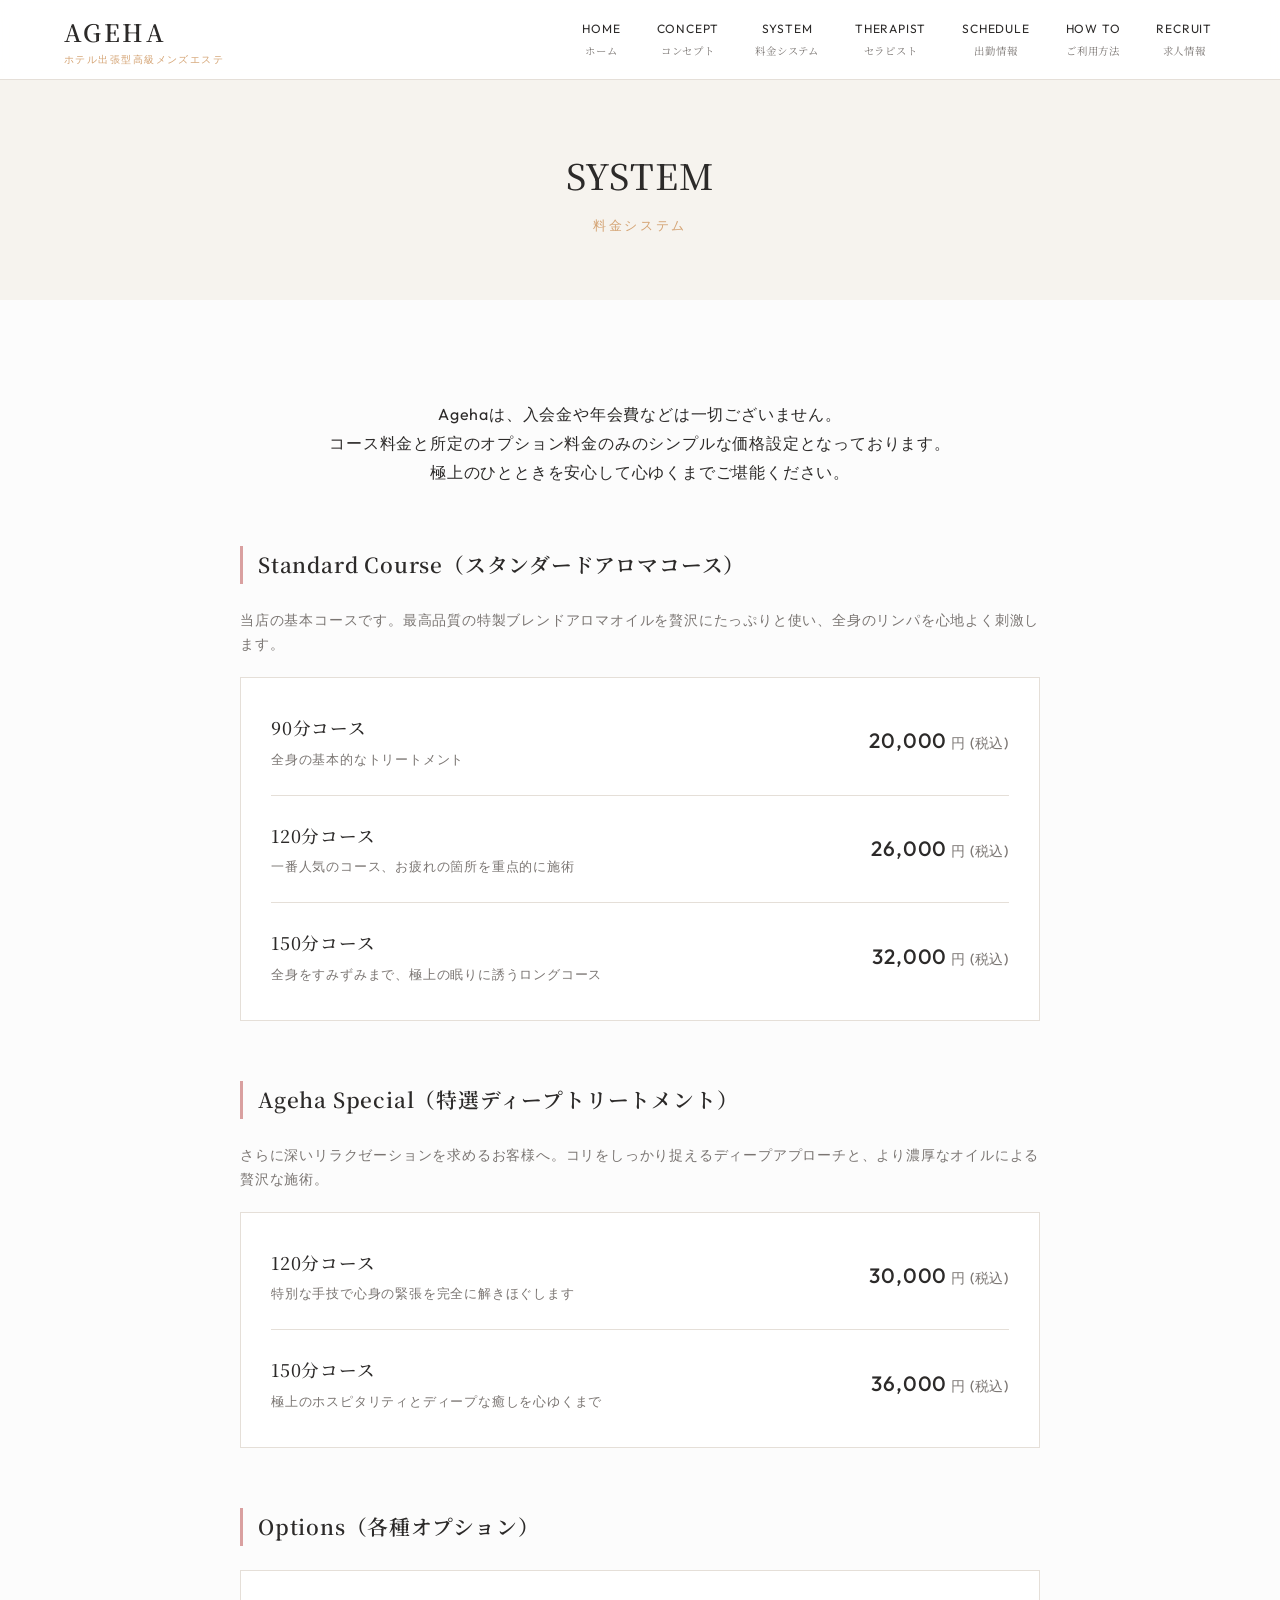
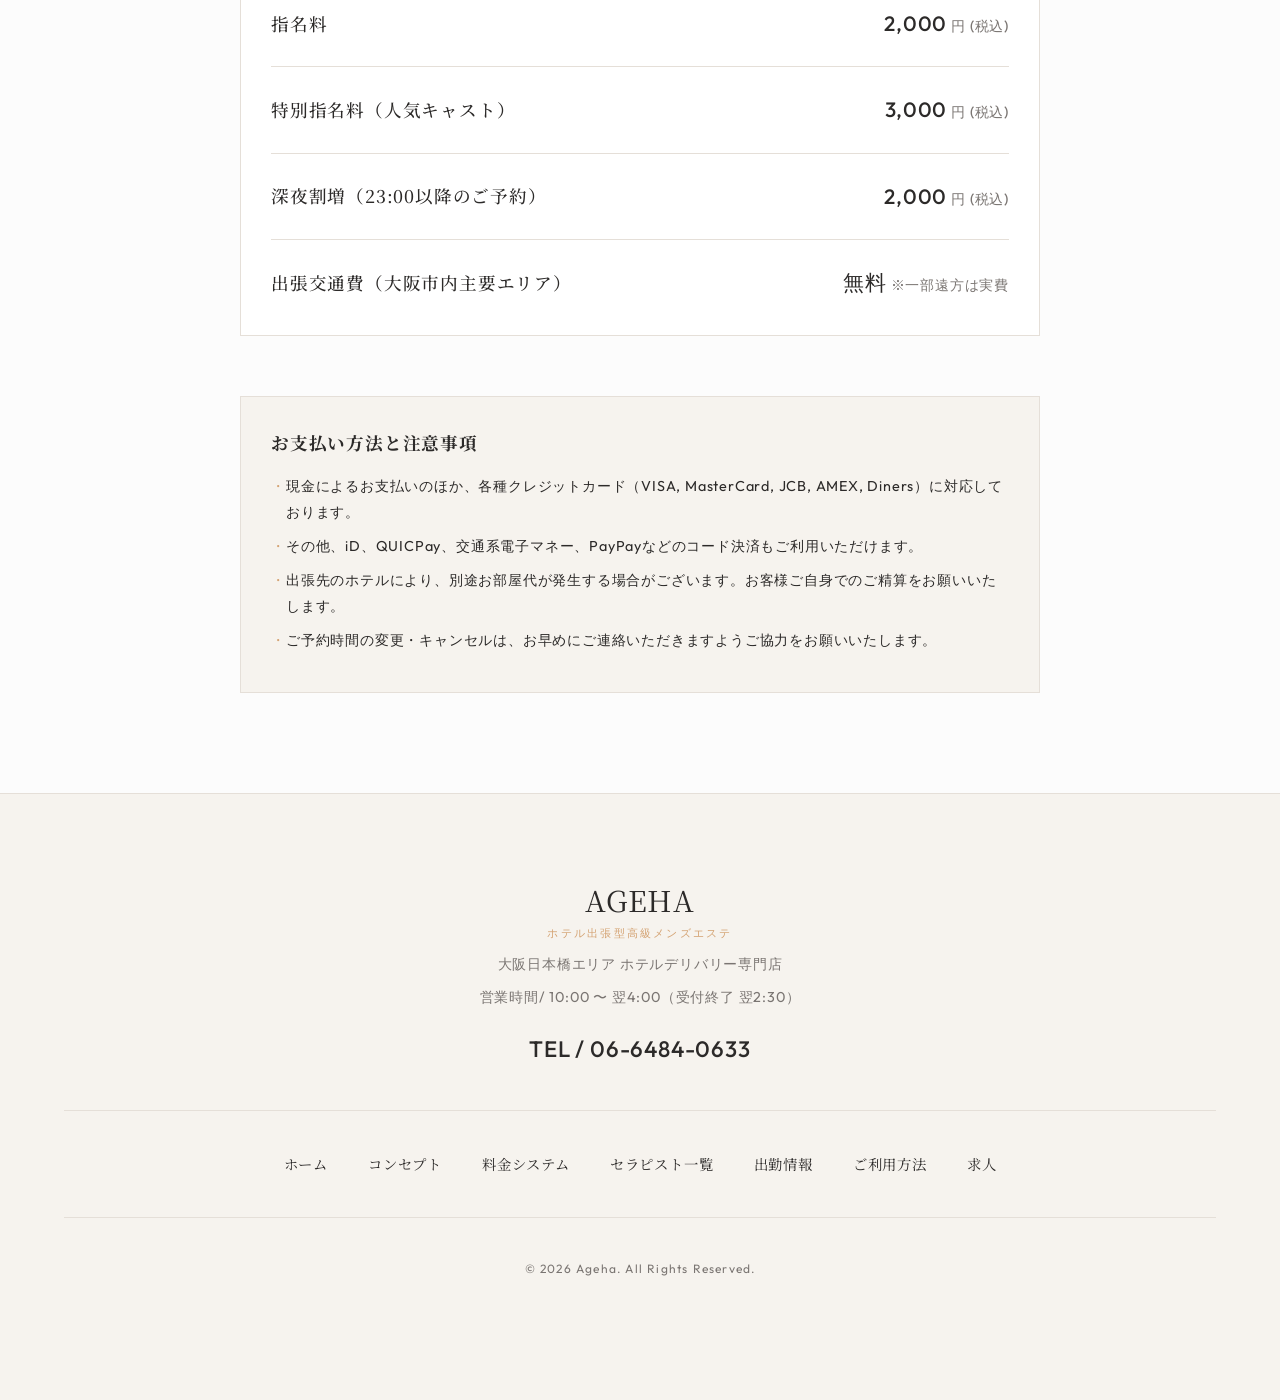
<file: system.html>
<!DOCTYPE html>
<html lang="ja">
<head>
    <meta charset="UTF-8">
    <meta name="viewport" content="width=device-width, initial-scale=1.0">
    <title>SYSTEM（料金システム） | Ageha（アゲハ）</title>
    <meta name="description" content="Ageha（アゲハ）の料金システムページ。明朗会計で安心して極上のアロマオイルトリートメントをお愉しみいただけます。各種クレジットカード・キャッシュレス決済に対応。">
    
    <!-- スタイルシートの読み込み -->
    <link rel="stylesheet" href="css/common.css">
    <link rel="stylesheet" href="css/pages.css">
</head>
<body>

    <!-- ヘッダー -->
    <header class="header" id="header">
        <div class="container header-container">
            <div class="logo">
                <a href="index.html">
                    AGEHA
                    <span>ホテル出張型高級メンズエステ</span>
                </a>
            </div>
            
            <nav class="nav-menu" id="nav-menu">
                <div class="nav-item"><a href="index.html" class="nav-link">Home<span class="ja">ホーム</span></a></div>
                <div class="nav-item"><a href="concept.html" class="nav-link">Concept<span class="ja">コンセプト</span></a></div>
                <div class="nav-item"><a href="system.html" class="nav-link">System<span class="ja">料金システム</span></a></div>
                <div class="nav-item"><a href="therapist.html" class="nav-link">Therapist<span class="ja">セラピスト</span></a></div>
                <div class="nav-item"><a href="schedule.html" class="nav-link">Schedule<span class="ja">出勤情報</span></a></div>
                <div class="nav-item"><a href="howto.html" class="nav-link">How to<span class="ja">ご利用方法</span></a></div>
                <div class="nav-item"><a href="recruit.html" class="nav-link">Recruit<span class="ja">求人情報</span></a></div>
            </nav>

            <button class="hamburger" id="hamburger" aria-label="メニューを開く">
                <span></span>
                <span></span>
                <span></span>
            </button>
        </div>
    </header>

    <!-- サブページヒーロー -->
    <section class="subpage-hero">
        <div>
            <h1>SYSTEM</h1>
            <p>料金システム</p>
        </div>
    </section>

    <!-- メインコンテンツ -->
    <section class="section system-content">
        <div class="container">
            <div class="system-intro">
                <p>
                    Agehaは、入会金や年会費などは一切ございません。<br>
                    コース料金と所定のオプション料金のみのシンプルな価格設定となっております。<br>
                    極上のひとときを安心して心ゆくまでご堪能ください。
                </p>
            </div>

            <!-- 料金テーブル：基本コース -->
            <div class="price-table-container">
                <h3 class="price-table-title">Standard Course（スタンダードアロマコース）</h3>
                <p style="font-size: 0.85rem; color: var(--color-text-sub); margin-bottom: 20px;">
                    当店の基本コースです。最高品質の特製ブレンドアロマオイルを贅沢にたっぷりと使い、全身のリンパを心地よく刺激します。
                </p>
                <div class="price-list">
                    <div class="price-item">
                        <div class="price-name-block">
                            <span class="price-name">90分コース</span>
                            <span class="price-desc">全身の基本的なトリートメント</span>
                        </div>
                        <span class="price-value">20,000<span>円 (税込)</span></span>
                    </div>
                    <div class="price-item">
                        <div class="price-name-block">
                            <span class="price-name">120分コース</span>
                            <span class="price-desc">一番人気のコース、お疲れの箇所を重点的に施術</span>
                        </div>
                        <span class="price-value">26,000<span>円 (税込)</span></span>
                    </div>
                    <div class="price-item">
                        <div class="price-name-block">
                            <span class="price-name">150分コース</span>
                            <span class="price-desc">全身をすみずみまで、極上の眠りに誘うロングコース</span>
                        </div>
                        <span class="price-value">32,000<span>円 (税込)</span></span>
                    </div>
                </div>
            </div>

            <!-- 料金テーブル：スペシャルコース -->
            <div class="price-table-container">
                <h3 class="price-table-title">Ageha Special（特選ディープトリートメント）</h3>
                <p style="font-size: 0.85rem; color: var(--color-text-sub); margin-bottom: 20px;">
                    さらに深いリラクゼーションを求めるお客様へ。コリをしっかり捉えるディープアプローチと、より濃厚なオイルによる贅沢な施術。
                </p>
                <div class="price-list">
                    <div class="price-item">
                        <div class="price-name-block">
                            <span class="price-name">120分コース</span>
                            <span class="price-desc">特別な手技で心身の緊張を完全に解きほぐします</span>
                        </div>
                        <span class="price-value">30,000<span>円 (税込)</span></span>
                    </div>
                    <div class="price-item">
                        <div class="price-name-block">
                            <span class="price-name">150分コース</span>
                            <span class="price-desc">極上のホスピタリティとディープな癒しを心ゆくまで</span>
                        </div>
                        <span class="price-value">36,000<span>円 (税込)</span></span>
                    </div>
                </div>
            </div>

            <!-- オプション料金 -->
            <div class="price-table-container">
                <h3 class="price-table-title">Options（各種オプション）</h3>
                <div class="price-list">
                    <div class="price-item">
                        <span class="price-name">指名料</span>
                        <span class="price-value">2,000<span>円 (税込)</span></span>
                    </div>
                    <div class="price-item">
                        <span class="price-name">特別指名料（人気キャスト）</span>
                        <span class="price-value">3,000<span>円 (税込)</span></span>
                    </div>
                    <div class="price-item">
                        <span class="price-name">深夜割増（23:00以降のご予約）</span>
                        <span class="price-value">2,000<span>円 (税込)</span></span>
                    </div>
                    <div class="price-item">
                        <span class="price-name">出張交通費（大阪市内主要エリア）</span>
                        <span class="price-value">無料<span>※一部遠方は実費</span></span>
                    </div>
                </div>
            </div>

            <!-- お支払い方法と注意事項 -->
            <div class="payment-info">
                <h3>お支払い方法と注意事項</h3>
                <ul>
                    <li>現金によるお支払いのほか、各種クレジットカード（VISA, MasterCard, JCB, AMEX, Diners）に対応しております。</li>
                    <li>その他、iD、QUICPay、交通系電子マネー、PayPayなどのコード決済もご利用いただけます。</li>
                    <li>出張先のホテルにより、別途お部屋代が発生する場合がございます。お客様ご自身でのご精算をお願いいたします。</li>
                    <li>ご予約時間の変更・キャンセルは、お早めにご連絡いただきますようご協力をお願いいたします。</li>
                </ul>
            </div>
        </div>
    </section>

    <!-- フッター -->
    <footer class="footer">
        <div class="container">
            <div class="footer-logo">
                AGEHA
                <span>ホテル出張型高級メンズエステ</span>
            </div>
            <div class="footer-info">
                <p>大阪日本橋エリア ホテルデリバリー専門店</p>
                <p>営業時間/ 10:00 〜 翌4:00（受付終了 翌2:30）</p>
                <a href="tel:0664840633" class="footer-tel">TEL / 06-6484-0633</a>
            </div>
            
            <div class="footer-links">
                <div class="footer-link-item"><a href="index.html">ホーム</a></div>
                <div class="footer-link-item"><a href="concept.html">コンセプト</a></div>
                <div class="footer-link-item"><a href="system.html">料金システム</a></div>
                <div class="footer-link-item"><a href="therapist.html">セラピスト一覧</a></div>
                <div class="footer-link-item"><a href="schedule.html">出勤情報</a></div>
                <div class="footer-link-item"><a href="howto.html">ご利用方法</a></div>
                <div class="footer-link-item"><a href="recruit.html">求人</a></div>
            </div>
            
            <div class="footer-copyright">
                &copy; 2026 Ageha. All Rights Reserved.
            </div>
        </div>
    </footer>

    <!-- ページトップ戻るボタン -->
    <div class="page-top" id="page-top">
        <svg viewBox="0 0 24 24"><path d="M7.41 15.41L12 10.83l4.59 4.58L18 14l-6-6-6 6z"/></svg>
    </div>

    <!-- スマホ用コンバージョン固定バー -->
    <div class="conversion-bar">
        <a href="tel:0664840633" class="conversion-btn tel">
            <svg viewBox="0 0 24 24"><path d="M20.01 15.38c-1.23 0-2.42-.2-3.53-.56-.35-.12-.74-.03-1.01.24l-2.23 2.23c-2.82-1.44-5.17-3.79-6.61-6.62l2.24-2.23c.27-.27.35-.66.24-1.01-.36-1.11-.56-2.3-.56-3.53 0-.55-.45-1-1-1H4.03c-.55 0-1 .45-1 1C3.03 14.59 13.41 24.97 22.01 24.97c.55 0 1-.45 1-1v-7.59c0-.55-.45-1-1-1z"/></svg>
            電話予約
        </a>
        <a href="#" class="conversion-btn line">
            <svg viewBox="0 0 24 24"><path d="M12 2C6.48 2 2 5.58 2 10c0 2.9 1.88 5.47 4.78 6.78-.17.58-.63 2.1-.72 2.4-.1.35.04.35.3.2.22-.13 3.52-2.38 4.93-3.34h.71c5.52 0 10-3.58 10-8s-4.48-8-10-8z"/></svg>
            LINE予約
        </a>
        <a href="mailto:info@ageha-nihonbashi.com" class="conversion-btn email">
            <svg viewBox="0 0 24 24"><path d="M20 4H4c-1.1 0-1.99.9-1.99 2L2 18c0 1.1.9 2 2 2h16c1.1 0 2-.9 2-2V6c0-1.1-.9-2-2-2zm0 4l-8 5-8-5V6l8 5 8-5v2z"/></svg>
            メール予約
        </a>
    </div>

    <!-- JavaScript の読み込み -->
    <script src="js/main.js"></script>
</body>
</html>
</file>
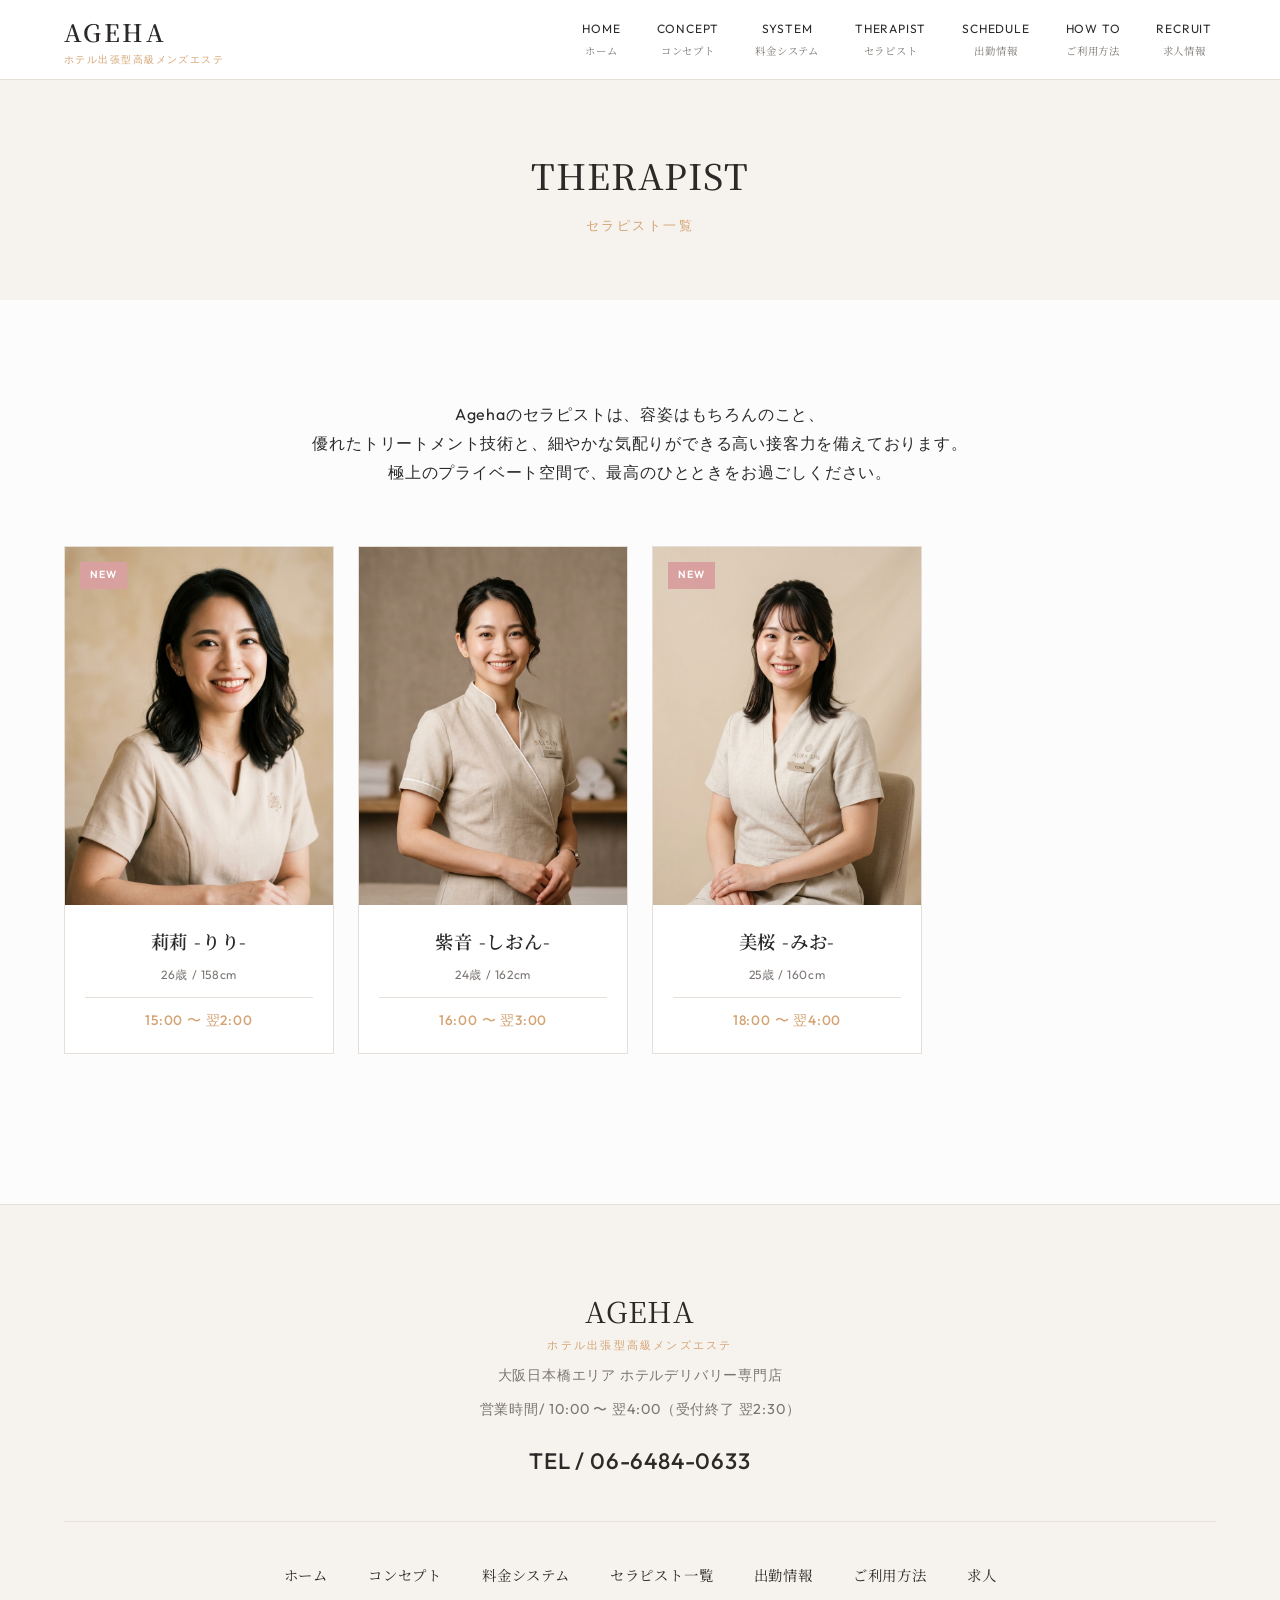
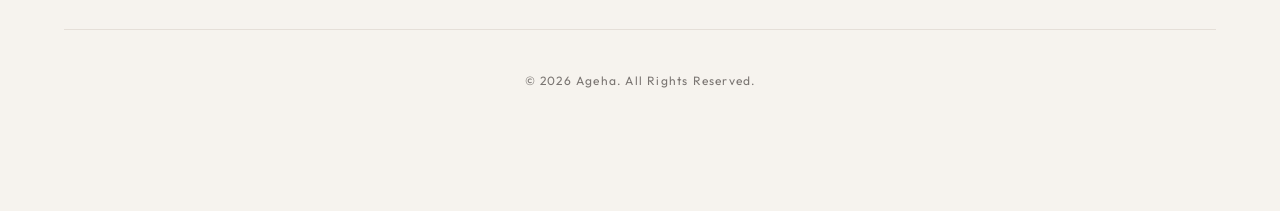
<file: therapist.html>
<!DOCTYPE html>
<html lang="ja">
<head>
    <meta charset="UTF-8">
    <meta name="viewport" content="width=device-width, initial-scale=1.0">
    <title>THERAPIST（セラピスト一覧） | Ageha（アゲハ）</title>
    <meta name="description" content="Ageha（アゲハ）に在籍するセラピスト一覧。容姿・技術ともに厳選されたキャストたちが、心からの癒しをお届けします。お気に入りのセラピストをお選びください。">
    
    <!-- スタイルシートの読み込み -->
    <link rel="stylesheet" href="css/common.css">
    <link rel="stylesheet" href="css/pages.css">
</head>
<body>

    <!-- ヘッダー -->
    <header class="header" id="header">
        <div class="container header-container">
            <div class="logo">
                <a href="index.html">
                    AGEHA
                    <span>ホテル出張型高級メンズエステ</span>
                </a>
            </div>
            
            <nav class="nav-menu" id="nav-menu">
                <div class="nav-item"><a href="index.html" class="nav-link">Home<span class="ja">ホーム</span></a></div>
                <div class="nav-item"><a href="concept.html" class="nav-link">Concept<span class="ja">コンセプト</span></a></div>
                <div class="nav-item"><a href="system.html" class="nav-link">System<span class="ja">料金システム</span></a></div>
                <div class="nav-item"><a href="therapist.html" class="nav-link">Therapist<span class="ja">セラピスト</span></a></div>
                <div class="nav-item"><a href="schedule.html" class="nav-link">Schedule<span class="ja">出勤情報</span></a></div>
                <div class="nav-item"><a href="howto.html" class="nav-link">How to<span class="ja">ご利用方法</span></a></div>
                <div class="nav-item"><a href="recruit.html" class="nav-link">Recruit<span class="ja">求人情報</span></a></div>
            </nav>

            <button class="hamburger" id="hamburger" aria-label="メニューを開く">
                <span></span>
                <span></span>
                <span></span>
            </button>
        </div>
    </header>

    <!-- サブページヒーロー -->
    <section class="subpage-hero">
        <div>
            <h1>THERAPIST</h1>
            <p>セラピスト一覧</p>
        </div>
    </section>

    <!-- メインコンテンツ -->
    <section class="section therapist-list-content">
        <div class="container">
            <div class="system-intro">
                <p>
                    Agehaのセラピストは、容姿はもちろんのこと、<br>
                    優れたトリートメント技術と、細やかな気配りができる高い接客力を備えております。<br>
                    極上のプライベート空間で、最高のひとときをお過ごしください。
                </p>
            </div>

            <!-- セラピスト一覧グリッド -->
            <div class="new-therapist-grid" id="all-therapists-list">
                <!-- JSで動的に追加されます -->
            </div>
        </div>
    </section>

    <!-- フッター -->
    <footer class="footer">
        <div class="container">
            <div class="footer-logo">
                AGEHA
                <span>ホテル出張型高級メンズエステ</span>
            </div>
            <div class="footer-info">
                <p>大阪日本橋エリア ホテルデリバリー専門店</p>
                <p>営業時間/ 10:00 〜 翌4:00（受付終了 翌2:30）</p>
                <a href="tel:0664840633" class="footer-tel">TEL / 06-6484-0633</a>
            </div>
            
            <div class="footer-links">
                <div class="footer-link-item"><a href="index.html">ホーム</a></div>
                <div class="footer-link-item"><a href="concept.html">コンセプト</a></div>
                <div class="footer-link-item"><a href="system.html">料金システム</a></div>
                <div class="footer-link-item"><a href="therapist.html">セラピスト一覧</a></div>
                <div class="footer-link-item"><a href="schedule.html">出勤情報</a></div>
                <div class="footer-link-item"><a href="howto.html">ご利用方法</a></div>
                <div class="footer-link-item"><a href="recruit.html">求人</a></div>
            </div>
            
            <div class="footer-copyright">
                &copy; 2026 Ageha. All Rights Reserved.
            </div>
        </div>
    </footer>

    <!-- ページトップ戻るボタン -->
    <div class="page-top" id="page-top">
        <svg viewBox="0 0 24 24"><path d="M7.41 15.41L12 10.83l4.59 4.58L18 14l-6-6-6 6z"/></svg>
    </div>

    <!-- スマホ用コンバージョン固定バー -->
    <div class="conversion-bar">
        <a href="tel:0664840633" class="conversion-btn tel">
            <svg viewBox="0 0 24 24"><path d="M20.01 15.38c-1.23 0-2.42-.2-3.53-.56-.35-.12-.74-.03-1.01.24l-2.23 2.23c-2.82-1.44-5.17-3.79-6.61-6.62l2.24-2.23c.27-.27.35-.66.24-1.01-.36-1.11-.56-2.3-.56-3.53 0-.55-.45-1-1-1H4.03c-.55 0-1 .45-1 1C3.03 14.59 13.41 24.97 22.01 24.97c.55 0 1-.45 1-1v-7.59c0-.55-.45-1-1-1z"/></svg>
            電話予約
        </a>
        <a href="#" class="conversion-btn line">
            <svg viewBox="0 0 24 24"><path d="M12 2C6.48 2 2 5.58 2 10c0 2.9 1.88 5.47 4.78 6.78-.17.58-.63 2.1-.72 2.4-.1.35.04.35.3.2.22-.13 3.52-2.38 4.93-3.34h.71c5.52 0 10-3.58 10-8s-4.48-8-10-8z"/></svg>
            LINE予約
        </a>
        <a href="mailto:info@ageha-nihonbashi.com" class="conversion-btn email">
            <svg viewBox="0 0 24 24"><path d="M20 4H4c-1.1 0-1.99.9-1.99 2L2 18c0 1.1.9 2 2 2h16c1.1 0 2-.9 2-2V6c0-1.1-.9-2-2-2zm0 4l-8 5-8-5V6l8 5 8-5v2z"/></svg>
            メール予約
        </a>
    </div>

    <!-- JavaScript の読み込み -->
    <script src="js/data-loader.js"></script>
    <script src="js/main.js"></script>
</body>
</html>
</file>
<file: css/common.css>
/* Google Fonts の読み込み: 縦書きや見出しに美しい「Noto Serif JP」と、英数字用のモダンな「Outfit」 */
@import url('https://fonts.googleapis.com/css2?family=Noto+Serif+JP:wght@300;400;600;700&family=Outfit:wght@300;400;500;600&display=swap');

/* デザインシステムの設計（CSS変数） */
:root {
    --bg-primary: #fcfcfc;          /* メイン背景色（非常に明るいオフホワイト） */
    --bg-secondary: #f6f3ee;        /* サブ背景色（温かみのある薄いグレーベージュ） */
    --color-text-main: #2c2a29;     /* メインテキストカラー（深いチャコールグレー） */
    --color-text-sub: #7a7572;      /* サブテキストカラー（ソフトなブラウン系グレー） */
    --color-accent: #d4a373;        /* アクセントゴールド（気品ある落ち着いた金色） */
    --color-accent-pink: #d9a0a0;   /* アクセントピンク（上品なくすみピンク） */
    --color-white: #ffffff;
    --color-black: #111111;
    --font-serif: 'Noto Serif JP', serif;
    --font-sans: 'Outfit', 'Noto Sans JP', sans-serif;
    --header-height: 80px;
    --header-height-mobile: 70px;
    --transition-smooth: all 0.4s cubic-bezier(0.25, 0.8, 0.25, 1);
    --border-color: #e5dfd8;
}

/* 基本リセット */
*, *::before, *::after {
    box-sizing: border-box;
    margin: 0;
    padding: 0;
}

html {
    scroll-behavior: smooth;
    font-size: 16px;
    -webkit-text-size-adjust: 100%;
}

body {
    font-family: var(--font-sans);
    background-color: var(--bg-primary);
    color: var(--color-text-main);
    line-height: 1.8;
    letter-spacing: 0.05em;
    overflow-x: hidden;
}

a {
    color: inherit;
    text-decoration: none;
    transition: var(--transition-smooth);
}

img {
    max-width: 100%;
    height: auto;
    display: block;
}

li {
    list-style: none;
}

/* 共通レイアウトコンポーネント */
.container {
    width: 100%;
    max-width: 1200px;
    margin: 0 auto;
    padding: 0 24px;
}

.section {
    padding: 100px 0;
}

@media (max-width: 768px) {
    .section {
        padding: 60px 0;
    }
}

/* 見出しのスタイル */
.section-title {
    text-align: center;
    margin-bottom: 60px;
    font-family: var(--font-serif);
}

.section-title .en {
    display: block;
    font-family: var(--font-sans);
    font-size: 0.85rem;
    font-weight: 500;
    letter-spacing: 0.2em;
    color: var(--color-accent);
    text-transform: uppercase;
    margin-bottom: 8px;
}

.section-title .ja {
    font-size: 2rem;
    font-weight: 400;
    color: var(--color-text-main);
    position: relative;
    padding-bottom: 15px;
}

.section-title .ja::after {
    content: '';
    position: absolute;
    bottom: 0;
    left: 50%;
    transform: translateX(-50%);
    width: 40px;
    height: 1px;
    background-color: var(--color-accent-pink);
}

@media (max-width: 768px) {
    .section-title .ja {
        font-size: 1.6rem;
    }
}

/* 共通ボタン */
.btn-gold {
    display: inline-block;
    padding: 16px 40px;
    background-color: var(--color-accent);
    color: var(--color-white);
    font-family: var(--font-serif);
    font-size: 0.9rem;
    letter-spacing: 0.15em;
    border: 1px solid var(--color-accent);
    position: relative;
    z-index: 1;
    overflow: hidden;
    text-align: center;
    cursor: pointer;
}

.btn-gold::before {
    content: '';
    position: absolute;
    top: 0;
    left: -100%;
    width: 100%;
    height: 100%;
    background-color: var(--color-white);
    transition: var(--transition-smooth);
    z-index: -1;
}

.btn-gold:hover {
    color: var(--color-accent);
}

.btn-gold:hover::before {
    left: 0;
}

.btn-outline {
    display: inline-block;
    padding: 15px 38px;
    background-color: transparent;
    color: var(--color-text-main);
    font-family: var(--font-serif);
    font-size: 0.9rem;
    letter-spacing: 0.15em;
    border: 1px solid var(--color-text-main);
    text-align: center;
    cursor: pointer;
}

.btn-outline:hover {
    background-color: var(--color-text-main);
    color: var(--color-white);
}

/* ヘッダーデザイン */
.header {
    width: 100%;
    height: var(--header-height);
    background-color: rgba(255, 255, 255, 0.95);
    backdrop-filter: blur(10px);
    border-bottom: 1px solid var(--border-color);
    position: fixed;
    top: 0;
    left: 0;
    z-index: 100;
    transition: var(--transition-smooth);
}

.header.scrolled {
    height: 70px;
    background-color: rgba(255, 255, 255, 0.98);
    box-shadow: 0 4px 20px rgba(0, 0, 0, 0.05);
}

.header-container {
    height: 100%;
    display: flex;
    justify-content: space-between;
    align-items: center;
}

.logo a {
    font-family: var(--font-serif);
    font-size: 1.5rem;
    font-weight: 600;
    letter-spacing: 0.1em;
    color: var(--color-text-main);
}

.logo span {
    font-size: 0.6rem;
    display: block;
    font-family: var(--font-sans);
    font-weight: 400;
    letter-spacing: 0.15em;
    color: var(--color-accent);
    margin-top: -2px;
}

.nav-menu {
    display: flex;
    align-items: center;
    height: 100%;
}

.nav-item {
    height: 100%;
    margin-left: 28px;
}

.nav-link {
    display: flex;
    flex-direction: column;
    justify-content: center;
    align-items: center;
    height: 100%;
    font-size: 0.75rem;
    color: var(--color-text-main);
    font-family: var(--font-sans);
    text-transform: uppercase;
    position: relative;
    padding: 0 4px;
}

.nav-link .ja {
    font-size: 0.65rem;
    color: var(--color-text-sub);
    font-family: var(--font-serif);
    margin-top: 3px;
}

.nav-link::after {
    content: '';
    position: absolute;
    bottom: 20px;
    left: 0;
    width: 0;
    height: 1px;
    background-color: var(--color-accent-pink);
    transition: var(--transition-smooth);
}

.nav-link:hover {
    color: var(--color-accent);
}

.nav-link:hover::after {
    width: 100%;
}

/* スマホ用ハンバーガーメニュー */
.hamburger {
    display: none;
    flex-direction: column;
    justify-content: space-between;
    width: 30px;
    height: 21px;
    background: transparent;
    border: none;
    cursor: pointer;
    z-index: 110;
}

.hamburger span {
    width: 100%;
    height: 1px;
    background-color: var(--color-text-main);
    transition: var(--transition-smooth);
    transform-origin: left center;
}

@media (max-width: 1024px) {
    .nav-menu {
        position: fixed;
        top: 0;
        right: -100%;
        width: 80%;
        max-width: 400px;
        height: 100vh;
        background-color: var(--bg-primary);
        flex-direction: column;
        justify-content: center;
        align-items: flex-start;
        padding: 100px 40px;
        box-shadow: -10px 0 30px rgba(0, 0, 0, 0.05);
        transition: var(--transition-smooth);
        z-index: 105;
        overflow-y: auto;
    }

    .nav-menu.active {
        right: 0;
    }

    .nav-item {
        margin: 20px 0;
        height: auto;
        width: 100%;
    }

    .nav-link {
        align-items: flex-start;
        font-size: 1.1rem;
        padding: 10px 0;
    }

    .nav-link .ja {
        font-size: 0.8rem;
        margin-top: 5px;
    }

    .hamburger {
        display: flex;
    }

    .hamburger.active span:nth-child(1) {
        transform: rotate(45deg) translate(2px, 0px);
    }

    .hamburger.active span:nth-child(2) {
        opacity: 0;
    }

    .hamburger.active span:nth-child(3) {
        transform: rotate(-45deg) translate(2px, 0px);
    }
}

/* フッターデザイン */
.footer {
    background-color: var(--bg-secondary);
    border-top: 1px solid var(--border-color);
    padding: 80px 0 120px 0; /* モバイルのコンバージョンバーを考慮して下部に余白 */
    font-size: 0.85rem;
    color: var(--color-text-sub);
}

.footer-logo {
    font-family: var(--font-serif);
    font-size: 1.8rem;
    color: var(--color-text-main);
    margin-bottom: 8px;
    text-align: center;
}

.footer-logo span {
    display: block;
    font-size: 0.7rem;
    color: var(--color-accent);
    letter-spacing: 0.2em;
    font-family: var(--font-sans);
    margin-top: -2px;
}

.footer-info {
    text-align: center;
    margin-bottom: 40px;
    font-size: 0.9rem;
}

.footer-info p {
    margin-bottom: 8px;
}

.footer-tel {
    font-size: 1.4rem;
    font-family: var(--font-sans);
    font-weight: 500;
    color: var(--color-text-main);
    display: inline-block;
    margin-top: 10px;
}

.footer-links {
    display: flex;
    justify-content: center;
    flex-wrap: wrap;
    margin-bottom: 40px;
    border-top: 1px solid var(--border-color);
    border-bottom: 1px solid var(--border-color);
    padding: 30px 0;
}

.footer-link-item {
    margin: 10px 20px;
}

.footer-link-item a {
    color: var(--color-text-main);
    font-family: var(--font-serif);
    font-size: 0.9rem;
}

.footer-link-item a:hover {
    color: var(--color-accent);
}

.footer-copyright {
    text-align: center;
    font-size: 0.75rem;
    font-family: var(--font-sans);
    letter-spacing: 0.1em;
}

@media (max-width: 768px) {
    .footer {
        padding: 60px 0 110px 0;
    }
    .footer-links {
        flex-direction: column;
        align-items: center;
        padding: 20px 0;
    }
    .footer-link-item {
        margin: 8px 0;
    }
}

/* スマホ用フローティング・コンバージョンバー */
.conversion-bar {
    position: fixed;
    bottom: 0;
    left: 0;
    width: 100%;
    height: 70px;
    background-color: var(--color-white);
    display: flex;
    box-shadow: 0 -5px 25px rgba(0, 0, 0, 0.08);
    z-index: 99;
}

.conversion-btn {
    flex: 1;
    display: flex;
    flex-direction: column;
    justify-content: center;
    align-items: center;
    color: var(--color-white);
    font-size: 0.8rem;
    font-weight: 500;
    font-family: var(--font-sans);
}

.conversion-btn svg {
    width: 22px;
    height: 22px;
    margin-bottom: 4px;
    fill: currentColor;
}

.conversion-btn.tel {
    background-color: #b58d63; /* シックなゴールド */
}

.conversion-btn.line {
    background-color: #06c755; /* LINE公式グリーン */
}

.conversion-btn.email {
    background-color: #555555; /* ダークグレー */
}

.conversion-btn:hover {
    filter: brightness(1.1);
}

.page-top {
    position: fixed;
    right: 24px;
    bottom: 94px; /* コンバージョンバーに重ならない高さ */
    width: 48px;
    height: 48px;
    background-color: var(--color-white);
    border: 1px solid var(--border-color);
    border-radius: 50%;
    display: flex;
    justify-content: center;
    align-items: center;
    cursor: pointer;
    z-index: 98;
    box-shadow: 0 4px 15px rgba(0, 0, 0, 0.05);
    opacity: 0;
    pointer-events: none;
    transition: var(--transition-smooth);
}

.page-top.active {
    opacity: 1;
    pointer-events: auto;
}

.page-top svg {
    width: 16px;
    height: 16px;
    fill: var(--color-text-main);
    transform: rotate(-90deg);
}

.page-top:hover {
    background-color: var(--color-text-main);
}

.page-top:hover svg {
    fill: var(--color-white);
}

@media (min-width: 1025px) {
    .conversion-bar {
        display: none; /* デスクトップでは非表示 */
    }
    .page-top {
        bottom: 24px;
    }
}
</file>
<file: css/pages.css>
/* ==========================================
   HERO SECTION (ヒーローエリア)
   ========================================== */
.hero {
    height: 100vh;
    min-height: 600px;
    background-image: linear-gradient(rgba(0, 0, 0, 0.4), rgba(0, 0, 0, 0.2)), url('../assets/hero_bg.png');
    background-size: cover;
    background-position: center;
    background-attachment: fixed;
    display: flex;
    align-items: center;
    position: relative;
    color: var(--color-white);
    padding-top: var(--header-height);
}

@media (max-width: 768px) {
    .hero {
        background-attachment: scroll;
        height: 80vh;
    }
}

.hero-content {
    width: 100%;
    position: relative;
    z-index: 2;
}

.hero-title-container {
    max-width: 600px;
    display: flex;
    flex-direction: column;
}

/* 縦書きの和風ラグジュアリーキャッチコピー */
.hero-catch {
    font-family: var(--font-serif);
    font-size: 2.5rem;
    font-weight: 300;
    line-height: 1.8;
    letter-spacing: 0.3em;
    color: var(--color-white);
    text-shadow: 0 4px 10px rgba(0, 0, 0, 0.5);
    margin-bottom: 20px;
}

.hero-catch span {
    display: block;
}

.hero-sub {
    font-size: 0.9rem;
    font-weight: 400;
    letter-spacing: 0.15em;
    color: rgba(255, 255, 255, 0.9);
    margin-bottom: 40px;
    text-shadow: 0 2px 4px rgba(0, 0, 0, 0.5);
}

@media (max-width: 768px) {
    .hero-catch {
        font-size: 1.8rem;
    }
    .hero-sub {
        font-size: 0.8rem;
    }
}

/* ==========================================
   NEWS SECTION (お知らせ)
   ========================================== */
.news-list {
    max-width: 800px;
    margin: 0 auto;
}

.news-item {
    display: flex;
    padding: 24px 0;
    border-bottom: 1px solid var(--border-color);
}

.news-date {
    width: 120px;
    font-family: var(--font-sans);
    font-size: 0.85rem;
    color: var(--color-accent);
    flex-shrink: 0;
}

.news-text {
    flex-grow: 1;
    font-size: 0.95rem;
}

.news-text a:hover {
    color: var(--color-accent);
}

.news-more {
    text-align: center;
    margin-top: 40px;
}

@media (max-width: 768px) {
    .news-item {
        flex-direction: column;
        padding: 16px 0;
    }
    .news-date {
        margin-bottom: 6px;
    }
}

/* ==========================================
   NEW THERAPIST SECTION (新人紹介)
   ========================================== */
.new-therapist-grid {
    display: grid;
    grid-template-columns: repeat(4, 1fr);
    gap: 24px;
    margin-bottom: 50px;
}

@media (max-width: 1024px) {
    .new-therapist-grid {
        grid-template-columns: repeat(2, 1fr);
    }
}

@media (max-width: 560px) {
    .new-therapist-grid {
        grid-template-columns: 1fr;
    }
}

.therapist-card {
    background-color: var(--color-white);
    border: 1px solid var(--border-color);
    overflow: hidden;
    position: relative;
    transition: var(--transition-smooth);
}

.therapist-card:hover {
    transform: translateY(-8px);
    box-shadow: 0 10px 30px rgba(0, 0, 0, 0.05);
}

.therapist-card-img {
    position: relative;
    overflow: hidden;
    aspect-ratio: 3 / 4;
}

.therapist-card-img img {
    width: 100%;
    height: 100%;
    object-fit: cover;
    transition: var(--transition-smooth);
}

.therapist-card:hover .therapist-card-img img {
    transform: scale(1.05);
}

.new-badge {
    position: absolute;
    top: 15px;
    left: 15px;
    background-color: var(--color-accent-pink);
    color: var(--color-white);
    font-size: 0.65rem;
    font-weight: 600;
    padding: 4px 10px;
    letter-spacing: 0.1em;
    z-index: 5;
}

.soldout-overlay {
    position: absolute;
    top: 0;
    left: 0;
    width: 100%;
    height: 100%;
    background-color: rgba(0, 0, 0, 0.4);
    display: flex;
    justify-content: center;
    align-items: center;
    z-index: 4;
}

.soldout-badge {
    background-color: rgba(181, 141, 99, 0.95);
    color: var(--color-white);
    font-family: var(--font-serif);
    font-size: 0.9rem;
    padding: 10px 20px;
    letter-spacing: 0.1em;
    border: 1px solid rgba(255, 255, 255, 0.4);
}

.therapist-card-info {
    padding: 20px;
    text-align: center;
}

.therapist-card-name {
    font-family: var(--font-serif);
    font-size: 1.15rem;
    font-weight: 600;
    color: var(--color-text-main);
    margin-bottom: 6px;
}

.therapist-card-meta {
    font-size: 0.75rem;
    color: var(--color-text-sub);
    letter-spacing: 0.05em;
    margin-bottom: 12px;
}

.therapist-card-time {
    font-family: var(--font-sans);
    font-size: 0.85rem;
    color: var(--color-accent);
    font-weight: 500;
    border-top: 1px solid var(--border-color);
    padding-top: 10px;
    display: block;
}

/* ==========================================
   SCHEDULE SECTION (出勤スケジュール)
   ========================================== */
.schedule-container {
    background-color: var(--bg-secondary);
    padding: 100px 0;
}

@media (max-width: 768px) {
    .schedule-container {
        padding: 60px 0;
    }
}

.schedule-tabs {
    display: flex;
    justify-content: center;
    border-bottom: 1px solid var(--border-color);
    margin-bottom: 40px;
}

.schedule-tab {
    padding: 15px 30px;
    font-family: var(--font-serif);
    font-size: 1rem;
    color: var(--color-text-sub);
    background: none;
    border: none;
    cursor: pointer;
    position: relative;
}

.schedule-tab.active {
    color: var(--color-text-main);
    font-weight: 600;
}

.schedule-tab.active::after {
    content: '';
    position: absolute;
    bottom: -1px;
    left: 0;
    width: 100%;
    height: 2px;
    background-color: var(--color-accent-pink);
}

.schedule-day-content {
    display: none;
}

.schedule-day-content.active {
    display: block;
}

.schedule-grid {
    display: grid;
    grid-template-columns: repeat(4, 1fr);
    gap: 24px;
}

@media (max-width: 1024px) {
    .schedule-grid {
        grid-template-columns: repeat(2, 1fr);
    }
}

@media (max-width: 560px) {
    .schedule-grid {
        grid-template-columns: 1fr;
    }
}

/* ==========================================
   BLOG SECTION (ブログ)
   ========================================== */
.blog-grid {
    display: grid;
    grid-template-columns: repeat(3, 1fr);
    gap: 30px;
    margin-bottom: 50px;
}

@media (max-width: 900px) {
    .blog-grid {
        grid-template-columns: 1fr;
    }
}

.blog-card {
    background-color: var(--color-white);
    border: 1px solid var(--border-color);
    padding: 24px;
    transition: var(--transition-smooth);
}

.blog-card:hover {
    transform: translateY(-5px);
    box-shadow: 0 8px 25px rgba(0, 0, 0, 0.05);
}

.blog-card-header {
    display: flex;
    justify-content: space-between;
    font-size: 0.8rem;
    color: var(--color-text-sub);
    margin-bottom: 12px;
}

.blog-card-cast {
    color: var(--color-accent);
    font-family: var(--font-serif);
    font-weight: 500;
}

.blog-card-title {
    font-size: 1.05rem;
    font-weight: 500;
    line-height: 1.5;
    margin-bottom: 12px;
}

.blog-card-title a:hover {
    color: var(--color-accent);
}

.blog-card-summary {
    font-size: 0.85rem;
    color: var(--color-text-sub);
    line-height: 1.6;
    display: -webkit-box;
    -webkit-line-clamp: 3;
    -webkit-box-orient: vertical;
    overflow: hidden;
}

/* ==========================================
   CONCEPT PAGE (コンセプトページ)
   ========================================== */
.subpage-hero {
    height: 300px;
    background-color: var(--bg-secondary);
    display: flex;
    justify-content: center;
    align-items: center;
    text-align: center;
    padding-top: var(--header-height);
}

.subpage-hero h1 {
    font-family: var(--font-serif);
    font-size: 2.2rem;
    font-weight: 500;
}

.subpage-hero p {
    font-family: var(--font-sans);
    font-size: 0.8rem;
    color: var(--color-accent);
    letter-spacing: 0.2em;
    text-transform: uppercase;
    margin-top: 8px;
}

@media (max-width: 768px) {
    .subpage-hero {
        height: 220px;
    }
    .subpage-hero h1 {
        font-size: 1.8rem;
    }
}

.concept-intro {
    max-width: 800px;
    margin: 0 auto 80px auto;
    text-align: center;
}

.concept-intro h2 {
    font-family: var(--font-serif);
    font-size: 1.8rem;
    font-weight: 400;
    margin-bottom: 30px;
    line-height: 1.6;
}

.concept-intro p {
    color: var(--color-text-sub);
}

.concept-blocks {
    display: flex;
    flex-direction: column;
    gap: 80px;
}

.concept-block {
    display: flex;
    align-items: center;
    gap: 50px;
}

.concept-block:nth-child(even) {
    flex-direction: row-reverse;
}

.concept-block-img {
    flex: 1;
    aspect-ratio: 4 / 3;
    overflow: hidden;
    border: 1px solid var(--border-color);
}

.concept-block-img img {
    width: 100%;
    height: 100%;
    object-fit: cover;
}

.concept-block-text {
    flex: 1;
}

.concept-block-text h3 {
    font-family: var(--font-serif);
    font-size: 1.4rem;
    font-weight: 500;
    margin-bottom: 20px;
    color: var(--color-accent);
}

@media (max-width: 768px) {
    .concept-block, .concept-block:nth-child(even) {
        flex-direction: column;
        gap: 30px;
    }
    .concept-block-img {
        width: 100%;
    }
}

/* ==========================================
   SYSTEM PAGE (料金システム)
   ========================================== */
.system-intro {
    text-align: center;
    max-width: 700px;
    margin: 0 auto 60px auto;
}

.price-table-container {
    max-width: 800px;
    margin: 0 auto 60px auto;
}

.price-table-title {
    font-family: var(--font-serif);
    font-size: 1.3rem;
    font-weight: 600;
    border-left: 3px solid var(--color-accent-pink);
    padding-left: 15px;
    margin-bottom: 24px;
}

.price-list {
    background-color: var(--color-white);
    border: 1px solid var(--border-color);
    padding: 10px 30px;
}

.price-item {
    display: flex;
    justify-content: space-between;
    align-items: center;
    padding: 24px 0;
    border-bottom: 1px solid var(--border-color);
}

.price-item:last-child {
    border-bottom: none;
}

.price-name {
    font-family: var(--font-serif);
    font-size: 1.1rem;
    font-weight: 500;
}

.price-desc {
    font-size: 0.8rem;
    color: var(--color-text-sub);
    display: block;
    margin-top: 4px;
}

.price-value {
    font-family: var(--font-sans);
    font-size: 1.3rem;
    font-weight: 500;
    color: var(--color-text-main);
}

.price-value span {
    font-size: 0.9rem;
    color: var(--color-text-sub);
    margin-left: 4px;
}

.payment-info {
    background-color: var(--bg-secondary);
    border: 1px solid var(--border-color);
    padding: 30px;
    max-width: 800px;
    margin: 0 auto;
}

.payment-info h3 {
    font-family: var(--font-serif);
    font-size: 1.1rem;
    margin-bottom: 15px;
}

.payment-info ul li {
    font-size: 0.9rem;
    margin-bottom: 8px;
    position: relative;
    padding-left: 15px;
}

.payment-info ul li::before {
    content: '・';
    position: absolute;
    left: 0;
    color: var(--color-accent);
}

/* ==========================================
   HOWTO PAGE (ご利用案内)
   ========================================== */
.step-list {
    max-width: 800px;
    margin: 0 auto;
    display: flex;
    flex-direction: column;
    gap: 40px;
}

.step-card {
    background-color: var(--color-white);
    border: 1px solid var(--border-color);
    display: flex;
    align-items: stretch;
}

.step-num {
    background-color: var(--color-accent);
    color: var(--color-white);
    font-family: var(--font-sans);
    font-size: 1.8rem;
    font-weight: 600;
    width: 80px;
    display: flex;
    justify-content: center;
    align-items: center;
    flex-shrink: 0;
}

.step-body {
    padding: 30px;
    flex-grow: 1;
}

.step-title {
    font-family: var(--font-serif);
    font-size: 1.15rem;
    font-weight: 600;
    margin-bottom: 10px;
}

.step-text {
    font-size: 0.9rem;
    color: var(--color-text-sub);
}

@media (max-width: 600px) {
    .step-card {
        flex-direction: column;
    }
    .step-num {
        width: 100%;
        height: 50px;
    }
    .step-body {
        padding: 20px;
    }
}

/* ==========================================
   RECRUIT PAGE (求人情報)
   ========================================== */
.recruit-intro {
    text-align: center;
    max-width: 700px;
    margin: 0 auto 60px auto;
}

.recruit-table {
    width: 100%;
    max-width: 800px;
    margin: 0 auto 50px auto;
    border-collapse: collapse;
}

.recruit-table th, .recruit-table td {
    padding: 20px;
    border: 1px solid var(--border-color);
    text-align: left;
}

.recruit-table th {
    background-color: var(--bg-secondary);
    font-family: var(--font-serif);
    font-weight: 600;
    width: 200px;
}

.recruit-table td {
    background-color: var(--color-white);
    font-size: 0.9rem;
}

.recruit-cta {
    text-align: center;
    background-color: var(--bg-secondary);
    padding: 50px 20px;
    max-width: 800px;
    margin: 0 auto;
    border: 1px solid var(--border-color);
}

.recruit-cta h3 {
    font-family: var(--font-serif);
    font-size: 1.3rem;
    margin-bottom: 15px;
}

.recruit-cta p {
    font-size: 0.9rem;
    color: var(--color-text-sub);
    margin-bottom: 30px;
}

.btn-line-rect {
    display: inline-block;
    padding: 16px 40px;
    background-color: #06c755;
    color: var(--color-white);
    font-family: var(--font-serif);
    font-size: 1rem;
    font-weight: 500;
    border-radius: 4px;
    cursor: pointer;
}

.btn-line-rect:hover {
    background-color: #05b04b;
}

@media (max-width: 768px) {
    .recruit-table th, .recruit-table td {
        display: block;
        width: 100%;
    }
    .recruit-table th {
        border-bottom: none;
    }
}
</file>
